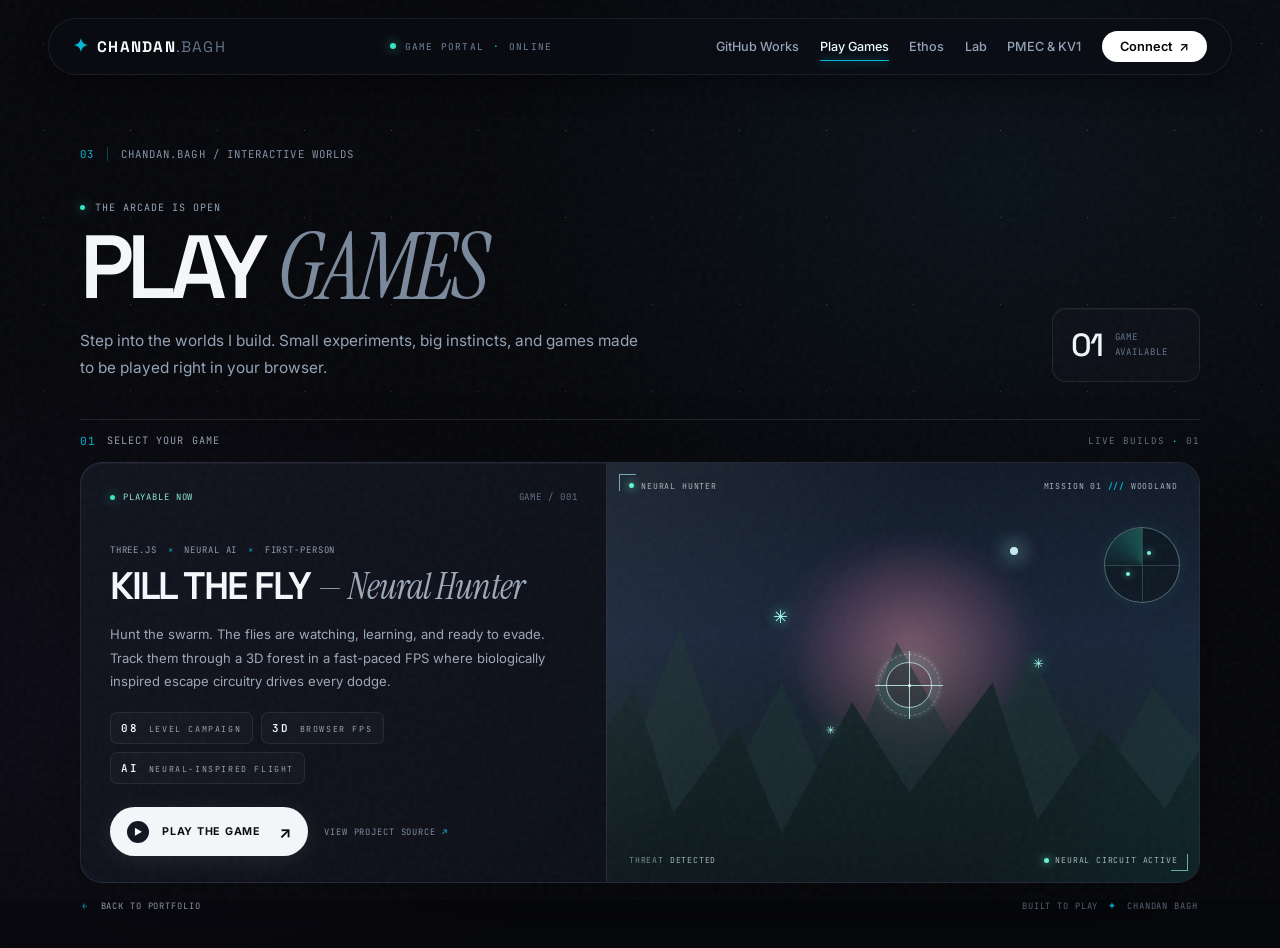
<file: games.html>
<!DOCTYPE html>
<html lang="en">
<head>
  <meta charset="UTF-8">
  <meta name="viewport" content="width=device-width, initial-scale=1.0, viewport-fit=cover">
  <meta name="apple-mobile-web-app-capable" content="yes">
  <meta name="apple-mobile-web-app-status-bar-style" content="black-translucent">
  <meta name="theme-color" content="#07080c">
  <meta name="description" content="Play games created by Chandan Bagh. Enter KILL THE FLY: Neural Hunter, a 3D browser FPS powered by biologically inspired fly AI.">
  <title>Play Games — CHANDAN.BAGH</title>
  <link rel="preconnect" href="https://fonts.googleapis.com">
  <link rel="preconnect" href="https://fonts.gstatic.com" crossorigin>
  <link href="https://fonts.googleapis.com/css2?family=Instrument+Serif:ital@0;1&family=Inter:wght@300;400;500;600;700&family=JetBrains+Mono:wght@400;500;600&family=Space+Grotesk:wght@400;500;600;700&display=swap" rel="stylesheet">
  <link rel="stylesheet" href="style.css?v=2.6">
  <link rel="stylesheet" href="games.css?v=1.1">
</head>
<body class="games-page">
  <div class="grain-overlay" aria-hidden="true"></div>
  <div class="games-ambient" aria-hidden="true"></div>

  <header class="site-header games-site-header">
    <div class="header-inner">
      <a href="index.html#hero" class="brand-logo">
        <span class="logo-symbol">✦</span>
        <span class="logo-text">CHANDAN<span class="dim">.BAGH</span></span>
      </a>
      <div class="games-header-status"><span></span> GAME PORTAL <b>·</b> ONLINE</div>
      <nav class="main-nav" id="siteNavigation" aria-label="Main navigation">
        <a href="index.html#works" class="nav-link">GitHub Works</a>
        <a href="games.html" class="nav-link games-nav-link" aria-current="page">Play Games</a>
        <a href="index.html#philosophy" class="nav-link">Ethos</a>
        <a href="index.html#lab" class="nav-link">Lab</a>
        <a href="index.html#experience" class="nav-link">PMEC &amp; KV1</a>
        <a href="index.html#contact" class="nav-btn"><span>Connect</span><span aria-hidden="true">↗</span></a>
      </nav>
      <div class="header-mobile-actions">
        <a href="index.html" class="mobile-games-pill" aria-label="Portfolio Home">
          <span>Home</span>
          <span class="mobile-pill-dot"></span>
        </a>
        <button type="button" class="mobile-menu-toggle" id="mobileMenuToggle" aria-label="Open navigation menu" aria-controls="siteNavigation" aria-expanded="false">
          <span></span>
        </button>
      </div>
    </div>
  </header>

  <main id="mainContent" class="games-main">
    <section class="games-hero" aria-labelledby="games-title">
      <div class="games-container">
        <div class="games-kicker"><span class="games-kicker-index">03</span><span>CHANDAN.BAGH / INTERACTIVE WORLDS</span></div>

        <div class="games-intro">
          <div>
            <p class="games-overline"><span class="live-dot"></span> THE ARCADE IS OPEN</p>
            <h1 id="games-title">PLAY <em>GAMES</em></h1>
            <p class="games-lede">Step into the worlds I build. Small experiments, big instincts, and games made to be played right in your browser.</p>
          </div>
          <div class="games-total" aria-label="One game available">
            <span class="games-total-value">01</span>
            <span class="games-total-label">GAME<br>AVAILABLE</span>
          </div>
        </div>

        <div class="games-section-heading">
          <div><span class="section-tag-number">01</span><span>SELECT YOUR GAME</span></div>
          <span class="games-section-meta">LIVE BUILDS <b>·</b> 01</span>
        </div>

        <article class="game-card">
          <div class="game-card-copy">
            <div class="game-card-topline">
              <span class="game-live-badge"><span></span> PLAYABLE NOW</span>
              <span class="game-card-number">GAME / 001</span>
            </div>
            <p class="game-genre">THREE.JS <span>×</span> NEURAL AI <span>×</span> FIRST-PERSON</p>
            <h2>KILL THE FLY <em>— Neural Hunter</em></h2>
            <p class="game-description">Hunt the swarm. The flies are watching, learning, and ready to evade. Track them through a 3D forest in a fast-paced FPS where biologically inspired escape circuitry drives every dodge.</p>

            <div class="game-feature-list" aria-label="Game features">
              <span><b>08</b> LEVEL CAMPAIGN</span>
              <span><b>3D</b> BROWSER FPS</span>
              <span><b>AI</b> NEURAL-INSPIRED FLIGHT</span>
            </div>

            <div class="game-actions">
              <a class="game-play-button" href="https://cbagh0819-ctrl.github.io/kill-the-fly-neural-hunter/index.html" target="_blank" rel="noopener noreferrer">
                <span class="play-icon" aria-hidden="true">▶</span>
                <span>PLAY THE GAME</span>
                <span class="play-arrow" aria-hidden="true">↗</span>
              </a>
              <a class="game-source-link" href="https://github.com/cbagh0819-ctrl/kill-the-fly-neural-hunter" target="_blank" rel="noopener noreferrer">VIEW PROJECT SOURCE <span aria-hidden="true">↗</span></a>
            </div>
          </div>

          <div class="game-card-art" role="img" aria-label="Neural Hunter game-inspired forest scene with a target reticle and fly radar">
            <div class="art-topbar"><span><i></i> NEURAL HUNTER</span><span>MISSION 01 <b>///</b> WOODLAND</span></div>
            <div class="art-sun"></div>
            <div class="art-moon"></div>
            <div class="art-forest forest-back"></div>
            <div class="art-forest forest-front"></div>
            <div class="art-fly fly-one">✳</div>
            <div class="art-fly fly-two">✳</div>
            <div class="art-fly fly-three">✳</div>
            <div class="art-crosshair"><span></span><i></i></div>
            <div class="art-radar"><span class="radar-sweep"></span><i class="radar-ping ping-one"></i><i class="radar-ping ping-two"></i><b>FLY RADAR</b></div>
            <div class="art-hud-bottom"><span><b>THREAT</b> DETECTED</span><span><i></i> NEURAL CIRCUIT ACTIVE</span></div>
            <div class="art-frame-corner corner-tl"></div><div class="art-frame-corner corner-br"></div>
            <div class="art-glow"></div>
          </div>
        </article>

        <footer class="games-footer">
          <a href="index.html#hero"><span aria-hidden="true">←</span> BACK TO PORTFOLIO</a>
          <span>BUILT TO PLAY <b>✦</b> CHANDAN BAGH</span>
        </footer>
      </div>
    </section>
  </main>
  <script src="navigation.js?v=1.0"></script>
</body>
</html>
</file>
<file: style.css>
/* ==========================================================================
   LUCID DREAMS — STYLESHEET
   Awwwards-Caliber Aesthetic: Cosmic Minimalism, Kinetic Type & Ambient Depth
   ========================================================================== */

:root {
  --bg-dark: #07080c;
  --bg-card: rgba(18, 20, 29, 0.65);
  --bg-card-hover: rgba(26, 30, 44, 0.85);
  --border-subtle: rgba(255, 255, 255, 0.08);
  --border-glow: rgba(139, 92, 246, 0.3);
  
  --text-main: #f8fafc;
  --text-muted: #94a3b8;
  --text-dim: #64748b;
  
  --accent-violet: #8b5cf6;
  --accent-cyan: #06b6d4;
  --accent-amber: #f59e0b;
  --accent-emerald: #10b981;
  
  --font-serif: 'Instrument Serif', Georgia, serif;
  --font-display: 'Space Grotesk', -apple-system, sans-serif;
  --font-body: 'Inter', -apple-system, sans-serif;
  --font-mono: 'JetBrains Mono', monospace;

  --ease-out-expo: cubic-bezier(0.16, 1, 0.3, 1);
  --ease-in-out-circ: cubic-bezier(0.85, 0, 0.15, 1);

  /* Mobile Safe Area Insets */
  --sat: env(safe-area-inset-top, 0px);
  --sab: env(safe-area-inset-bottom, 0px);
  --sal: env(safe-area-inset-left, 0px);
  --sar: env(safe-area-inset-right, 0px);
}

/* Base Reset */
*, *::before, *::after {
  margin: 0;
  padding: 0;
  box-sizing: border-box;
}

html {
  font-size: 16px;
  background-color: var(--bg-dark);
  color: var(--text-main);
  font-family: var(--font-body);
  -webkit-font-smoothing: antialiased;
  -moz-osx-font-smoothing: grayscale;
  overflow-x: hidden;
}

/* ==========================================================================
   LENIS OFFICIAL SMOOTH SCROLL INTEGRATION (Awwwards-Grade Precision)
   ========================================================================== */
html.lenis,
html.lenis body {
  height: auto;
}

.lenis.lenis-smooth {
  scroll-behavior: auto !important;
}

.lenis.lenis-smooth [data-lenis-prevent] {
  overscroll-behavior: contain;
}

.lenis.lenis-stopped {
  overflow: hidden;
}

.lenis.lenis-smooth iframe {
  pointer-events: none;
}

body {
  position: relative;
  min-height: 100vh;
  background-color: var(--bg-dark);
  color: var(--text-main);
  overflow-x: hidden;
  cursor: default;
}

a {
  color: inherit;
  text-decoration: none;
}

button {
  background: none;
  border: none;
  cursor: pointer;
  font-family: inherit;
  color: inherit;
}

/* ==========================================================================
   GRAIN OVERLAY & CANVAS BACKGROUND
   ========================================================================== */
.grain-overlay {
  position: fixed;
  inset: 0;
  width: 100vw;
  height: 100vh;
  pointer-events: none;
  z-index: 99;
  opacity: 0.035;
  background-image: url("data:image/svg+xml,%3Csvg viewBox='0 0 200 200' xmlns='http://www.w3.org/2000/svg'%3E%3Cfilter id='noiseFilter'%3E%3CfeTurbulence type='fractalNoise' baseFrequency='0.8' numOctaves='3' stitchTiles='stitch'/%3E%3C/filter%3E%3Crect width='100%25' height='100%25' filter='url(%23noiseFilter)'/%3E%3C/svg%3E");
}

#ambientCanvas {
  position: fixed;
  top: 0;
  left: 0;
  width: 100vw;
  height: 100vh;
  z-index: 0;
  pointer-events: none;
}

/* ==========================================================================
   CUSTOM CURSOR
   ========================================================================== */
.cursor-dot {
  position: fixed;
  top: 0;
  left: 0;
  width: 8px;
  height: 8px;
  background-color: #ffffff;
  border-radius: 50%;
  pointer-events: none;
  z-index: 100000;
  transform: translate(-50%, -50%);
  opacity: 0;
  transition: opacity 0.2s ease, transform 0.1s ease;
  mix-blend-mode: difference;
}

.cursor-ring {
  position: fixed;
  top: 0;
  left: 0;
  width: 44px;
  height: 44px;
  border: 1.5px solid rgba(255, 255, 255, 0.5);
  border-radius: 50%;
  pointer-events: none;
  z-index: 99999;
  transform: translate(-50%, -50%);
  opacity: 0;
  transition: width 0.3s var(--ease-out-expo), height 0.3s var(--ease-out-expo), background-color 0.3s ease, border-color 0.3s ease, opacity 0.2s ease;
  mix-blend-mode: difference;
}

.cursor-ring.active {
  width: 72px;
  height: 72px;
  background-color: rgba(255, 255, 255, 0.15);
  border-color: rgba(255, 255, 255, 0.9);
}

.cursor-label {
  position: fixed;
  top: 0;
  left: 0;
  pointer-events: none;
  z-index: 100001;
  font-family: var(--font-mono);
  font-size: 0.65rem;
  letter-spacing: 0.1em;
  color: #000;
  background: #fff;
  padding: 2px 8px;
  border-radius: 999px;
  transform: translate(-50%, -50%) scale(0);
  transition: transform 0.2s var(--ease-out-expo);
}

.cursor-label.show {
  transform: translate(-50%, -50%) scale(1);
}

@media (hover: none) and (pointer: coarse) {
  .cursor-dot, .cursor-ring, .cursor-label {
    display: none !important;
  }
}

/* ==========================================================================
   PERSISTENT SIDE RULER & COORDINATES
   ========================================================================== */
.dimension-ruler {
  position: fixed;
  right: 2.5rem;
  top: 50%;
  transform: translateY(-50%);
  z-index: 50;
  display: flex;
  align-items: center;
  gap: 1.25rem;
  pointer-events: none;
}

.ruler-line {
  position: relative;
  width: 2px;
  height: 240px;
  background: rgba(255, 255, 255, 0.1);
  border-radius: 99px;
  overflow: hidden;
}

.ruler-progress {
  position: absolute;
  top: 0;
  left: 0;
  width: 100%;
  height: 0%;
  background: linear-gradient(180deg, var(--accent-violet), var(--accent-cyan));
  box-shadow: 0 0 10px var(--accent-cyan);
  transition: height 0.15s ease-out;
}

.ruler-ticks {
  display: flex;
  flex-direction: column;
  justify-content: space-between;
  height: 240px;
  font-family: var(--font-mono);
  font-size: 0.625rem;
  letter-spacing: 0.08em;
  color: var(--text-dim);
}

.ruler-ticks .tick {
  transition: color 0.3s ease, transform 0.3s ease;
}

.ruler-ticks .tick.active {
  color: var(--text-main);
  font-weight: 600;
  transform: translateX(-4px);
  text-shadow: 0 0 8px rgba(255, 255, 255, 0.5);
}

.coordinate-readout {
  position: fixed;
  bottom: 2rem;
  right: 2.5rem;
  display: flex;
  gap: 0.5rem;
  font-family: var(--font-mono);
  font-size: 0.65rem;
  letter-spacing: 0.06em;
  color: var(--text-dim);
  background: rgba(18, 20, 29, 0.5);
  padding: 6px 12px;
  border-radius: 999px;
  border: 1px solid var(--border-subtle);
  backdrop-filter: blur(8px);
}

.coordinate-readout .coord-val {
  color: var(--text-muted);
}

@media (max-width: 1024px) {
  .dimension-ruler, .coordinate-readout {
    display: none;
  }
}

/* ==========================================================================
   HEADER NAVIGATION
   ========================================================================== */
.site-header {
  position: fixed;
  top: 0;
  left: 0;
  width: 100%;
  z-index: 90;
  padding: 1.5rem 3rem;
  transition: padding 0.3s ease;
}

.header-inner {
  max-width: 1400px;
  margin: 0 auto;
  display: flex;
  align-items: center;
  justify-content: space-between;
  padding: 0.75rem 1.5rem;
  background: rgba(11, 13, 20, 0.65);
  border: 1px solid var(--border-subtle);
  border-radius: 999px;
  backdrop-filter: blur(20px);
  box-shadow: 0 10px 30px rgba(0, 0, 0, 0.4);
}

.brand-logo {
  display: flex;
  align-items: center;
  gap: 0.5rem;
  font-family: var(--font-display);
  font-size: 0.95rem;
  font-weight: 700;
  letter-spacing: 0.08em;
}

.logo-symbol {
  color: var(--accent-cyan);
  font-size: 1.1rem;
  animation: pulseGlow 3s infinite ease-in-out;
}

.brand-logo .dim {
  color: var(--text-dim);
  font-weight: 400;
}

/* Ambient Audio Capsule */
.audio-capsule {
  display: flex;
  align-items: center;
}

.sound-toggle-btn {
  display: flex;
  align-items: center;
  gap: 0.65rem;
  padding: 6px 14px;
  border-radius: 999px;
  background: rgba(255, 255, 255, 0.04);
  border: 1px solid var(--border-subtle);
  font-family: var(--font-mono);
  font-size: 0.7rem;
  color: var(--text-muted);
  transition: all 0.3s ease;
}

.sound-toggle-btn:hover {
  background: rgba(255, 255, 255, 0.08);
  border-color: rgba(255, 255, 255, 0.2);
  color: var(--text-main);
}

.equalizer {
  display: flex;
  align-items: flex-end;
  gap: 2.5px;
  height: 12px;
}

.equalizer .bar {
  width: 2.5px;
  height: 3px;
  background-color: var(--text-dim);
  border-radius: 1px;
  transition: height 0.2s ease, background-color 0.2s ease;
}

.sound-toggle-btn.active .bar {
  background-color: var(--accent-cyan);
  animation: eqBounce 1.2s infinite ease-in-out alternate;
}

.sound-toggle-btn.active .bar-1 { animation-delay: 0.1s; }
.sound-toggle-btn.active .bar-2 { animation-delay: 0.3s; }
.sound-toggle-btn.active .bar-3 { animation-delay: 0.5s; }
.sound-toggle-btn.active .bar-4 { animation-delay: 0.2s; }

@keyframes eqBounce {
  0% { height: 3px; }
  50% { height: 12px; }
  100% { height: 5px; }
}

/* Nav Links */
.main-nav {
  display: flex;
  align-items: center;
  gap: 1.75rem;
}

.nav-link {
  font-family: var(--font-body);
  font-size: 0.85rem;
  font-weight: 500;
  color: var(--text-muted);
  position: relative;
  transition: color 0.3s ease;
}

.nav-link:hover {
  color: #fff;
}

.nav-btn {
  display: inline-flex;
  align-items: center;
  gap: 0.4rem;
  padding: 8px 18px;
  background: #ffffff;
  color: #07080c;
  border-radius: 999px;
  font-family: var(--font-body);
  font-size: 0.8rem;
  font-weight: 600;
  transition: transform 0.25s var(--ease-out-expo), box-shadow 0.25s ease;
}

.nav-btn:hover {
  transform: translateY(-1px);
  box-shadow: 0 0 20px rgba(255, 255, 255, 0.4);
}

.nav-btn i {
  width: 14px;
  height: 14px;
}

/* Mobile Header Action Elements (Base: Hidden on Desktop) */
.header-mobile-actions {
  display: none;
  align-items: center;
  gap: 0.5rem;
}

.mobile-games-pill {
  display: none;
  align-items: center;
  gap: 0.4rem;
  padding: 6px 12px;
  background: rgba(0, 240, 255, 0.08);
  border: 1px solid rgba(0, 240, 255, 0.3);
  border-radius: 999px;
  font-family: var(--font-mono);
  font-size: 0.7rem;
  font-weight: 600;
  color: #00f0ff;
  letter-spacing: 0.06em;
  text-transform: uppercase;
  transition: all 0.2s ease;
}

.mobile-games-pill:active {
  background: rgba(0, 240, 255, 0.18);
  transform: scale(0.97);
}

.mobile-pill-dot {
  width: 5px;
  height: 5px;
  border-radius: 50%;
  background: #00f0ff;
  box-shadow: 0 0 6px #00f0ff;
  animation: symbolPulse 1.8s infinite alternate;
}

.nav-badge-new {
  display: inline-block;
  padding: 1px 5px;
  font-size: 0.52rem;
  font-family: var(--font-mono);
  font-weight: 700;
  letter-spacing: 0.06em;
  background: rgba(0, 240, 255, 0.2);
  color: var(--accent-cyan);
  border: 1px solid rgba(0, 240, 255, 0.35);
  border-radius: 999px;
  margin-left: 0.35rem;
  vertical-align: middle;
}

.nav-mobile-audio-row {
  display: none;
}

.nav-mobile-audio-btn {
  width: 100%;
  display: flex;
  align-items: center;
  justify-content: space-between;
  gap: 0.75rem;
  min-height: 44px;
  padding: 0.75rem 1rem;
  border-radius: 12px;
  background: rgba(0, 240, 255, 0.05);
  border: 1px solid rgba(0, 240, 255, 0.2);
  color: #00f0ff;
  font-family: var(--font-mono);
  font-size: 0.76rem;
  letter-spacing: 0.04em;
  text-align: left;
  cursor: pointer;
  transition: all 0.2s ease;
}

.nav-mobile-audio-btn:active {
  background: rgba(0, 240, 255, 0.14);
}

.nav-mobile-audio-btn.active {
  background: rgba(0, 240, 255, 0.12);
  border-color: #00f0ff;
  box-shadow: 0 0 16px rgba(0, 240, 255, 0.15);
}

.nav-audio-badge {
  padding: 2px 8px;
  border-radius: 999px;
  font-size: 0.62rem;
  font-weight: 700;
  background: rgba(0, 240, 255, 0.18);
  color: #00f0ff;
  border: 1px solid rgba(0, 240, 255, 0.35);
}

.mobile-menu-toggle { display: none; }

/* Mobile header rules moved to unified media queries at end of stylesheet */

/* ==========================================================================
   CONTAINERS & TYPOGRAPHY UTILITIES
   ========================================================================== */
.container {
  max-width: 1300px;
  margin: 0 auto;
  padding: 0 2rem;
  position: relative;
  z-index: 10;
}

.section-tag {
  display: inline-flex;
  align-items: center;
  gap: 0.75rem;
  font-family: var(--font-mono);
  font-size: 0.75rem;
  letter-spacing: 0.1em;
  color: var(--accent-cyan);
  margin-bottom: 2.5rem;
}

.tag-number {
  opacity: 0.6;
}

.tag-title {
  text-transform: uppercase;
}

.serif-italic {
  font-family: var(--font-serif);
  font-style: italic;
  font-weight: 400;
}

.serif-glow {
  font-family: var(--font-serif);
  font-style: italic;
  background: linear-gradient(135deg, #ffffff 40%, var(--accent-violet) 100%);
  -webkit-background-clip: text;
  -webkit-text-fill-color: transparent;
}

/* ==========================================================================
   HERO SECTION
   ========================================================================== */
.hero-section {
  min-height: 100vh;
  display: flex;
  align-items: center;
  position: relative;
  padding: 9rem 0 4rem;
}

.hero-container {
  display: flex;
  flex-direction: column;
  width: 100%;
}

.status-badge-wrapper {
  margin-bottom: 2rem;
}

.status-badge {
  display: inline-flex;
  align-items: center;
  gap: 0.75rem;
  padding: 6px 16px;
  border-radius: 999px;
  background: rgba(255, 255, 255, 0.03);
  border: 1px solid var(--border-subtle);
  font-family: var(--font-mono);
  font-size: 0.7rem;
  color: var(--text-muted);
}

.pulse-dot {
  width: 7px;
  height: 7px;
  background-color: var(--accent-emerald);
  border-radius: 50%;
  box-shadow: 0 0 10px var(--accent-emerald);
  animation: pulseDot 2s infinite ease-in-out;
}

@keyframes pulseDot {
  0%, 100% { opacity: 1; transform: scale(1); }
  50% { opacity: 0.4; transform: scale(0.85); }
}

.status-badge em {
  font-style: normal;
  color: #fff;
}

.status-sep {
  opacity: 0.3;
}

.status-location {
  color: var(--text-dim);
}

/* Display Title */
.hero-display {
  margin-bottom: 3rem;
}

.display-line {
  font-family: var(--font-display);
  font-size: clamp(3rem, 8.5vw, 7.8rem);
  font-weight: 700;
  line-height: 0.95;
  letter-spacing: -0.03em;
  text-transform: uppercase;
  display: flex;
  flex-wrap: wrap;
  align-items: baseline;
  gap: 1rem 1.5rem;
}

.display-line .symbol-amp {
  font-family: var(--font-serif);
  font-weight: 300;
  color: var(--accent-violet);
  transform: translateY(-0.05em);
}

.display-line .dim-glow {
  color: rgba(255, 255, 255, 0.3);
}

.kinetic-word {
  position: relative;
  display: inline-block;
  transition: transform 0.3s var(--ease-out-expo), letter-spacing 0.3s var(--ease-out-expo);
}

.kinetic-word:hover {
  letter-spacing: 0.05em;
  color: var(--accent-cyan);
}

/* Hero Bottom Narrative */
.hero-bottom-grid {
  display: grid;
  grid-template-columns: 1.5fr 1fr;
  gap: 3rem;
  align-items: flex-end;
  margin-top: 1rem;
}

.lead-paragraph {
  font-size: clamp(1.05rem, 1.4vw, 1.25rem);
  line-height: 1.6;
  color: var(--text-muted);
  max-width: 650px;
  font-weight: 300;
  margin-bottom: 1.75rem;
}

/* Hero Credentials & Social Action Badges */
.hero-credentials-group {
  display: flex;
  flex-direction: column;
  gap: 1.15rem;
  max-width: 720px;
}

.hero-badges-row {
  display: flex;
  flex-wrap: wrap;
  gap: 0.65rem;
  align-items: center;
}

.cred-pill {
  display: inline-flex;
  align-items: center;
  gap: 0.55rem;
  padding: 8px 16px;
  background: rgba(255, 255, 255, 0.04);
  border: 1px solid var(--border-subtle);
  border-radius: 999px;
  font-family: var(--font-mono);
  font-size: 0.74rem;
  color: var(--text-muted);
  backdrop-filter: blur(8px);
  transition: all 0.25s ease;
  line-height: 1;
}

.cred-pill:hover {
  background: rgba(255, 255, 255, 0.08);
  border-color: rgba(255, 255, 255, 0.25);
  color: #fff;
  transform: translateY(-1px);
}

.cred-pill i,
.cred-pill svg {
  width: 15px;
  height: 15px;
  flex-shrink: 0;
  color: var(--accent-cyan);
  display: inline-block;
  vertical-align: middle;
}

.hero-actions-row {
  display: flex;
  flex-wrap: wrap;
  align-items: center;
  gap: 0.75rem;
  padding-top: 0.15rem;
}

.hero-action-pill {
  display: inline-flex;
  align-items: center;
  gap: 0.5rem;
  padding: 8px 16px;
  border-radius: 999px;
  font-family: var(--font-body);
  font-size: 0.8rem;
  font-weight: 500;
  text-decoration: none;
  transition: all 0.25s var(--ease-out-expo);
  border: 1px solid var(--border-subtle);
  background: rgba(255, 255, 255, 0.03);
  color: var(--text-muted);
  line-height: 1;
}

.hero-action-pill i,
.hero-action-pill svg {
  width: 14px;
  height: 14px;
  flex-shrink: 0;
}

.hero-action-pill .arrow-icon {
  width: 12px;
  height: 12px;
  opacity: 0.6;
  transition: transform 0.2s ease, opacity 0.2s ease;
}

.hero-action-pill:hover .arrow-icon {
  opacity: 1;
  transform: translate(2px, -2px);
}

.hero-action-pill.github-action:hover {
  background: #ffffff;
  color: #07080c;
  border-color: #ffffff;
  box-shadow: 0 0 20px rgba(255, 255, 255, 0.35);
  transform: translateY(-2px);
}

.hero-action-pill.linkedin-action:hover {
  background: #0a66c2;
  color: #ffffff;
  border-color: #0a66c2;
  box-shadow: 0 0 20px rgba(10, 102, 194, 0.4);
  transform: translateY(-2px);
}

.hero-action-pill.instagram-action:hover {
  background: linear-gradient(45deg, #f09433, #e6683c, #dc2743, #cc2366, #bc1888);
  color: #ffffff;
  border-color: transparent;
  box-shadow: 0 0 20px rgba(225, 48, 108, 0.45);
  transform: translateY(-2px);
}

/* Scroll Cue */
.hero-interaction {
  display: flex;
  justify-content: flex-end;
}

.scroll-cue {
  display: flex;
  align-items: center;
  gap: 1rem;
}

.mouse-icon {
  width: 22px;
  height: 36px;
  border: 1.5px solid rgba(255, 255, 255, 0.3);
  border-radius: 12px;
  position: relative;
  display: flex;
  justify-content: center;
  padding-top: 6px;
}

.mouse-icon .wheel {
  width: 3px;
  height: 6px;
  background: #fff;
  border-radius: 2px;
  animation: mouseWheel 2s infinite ease-in-out;
}

@keyframes mouseWheel {
  0% { transform: translateY(0); opacity: 1; }
  100% { transform: translateY(12px); opacity: 0; }
}

.scroll-label {
  font-family: var(--font-mono);
  font-size: 0.65rem;
  letter-spacing: 0.12em;
  color: var(--text-dim);
}

/* Kinetic Ribbon */
.kinetic-ribbon {
  margin-top: 5rem;
  width: 100vw;
  margin-left: calc(-50vw + 50%);
  overflow: hidden;
  border-top: 1px solid var(--border-subtle);
  border-bottom: 1px solid var(--border-subtle);
  background: rgba(255, 255, 255, 0.015);
  padding: 1rem 0;
  backdrop-filter: blur(8px);
}

.ribbon-track {
  display: flex;
  width: max-content;
  white-space: nowrap;
  animation: tickerScroll 35s linear infinite;
  font-family: var(--font-mono);
  font-size: 0.8rem;
  letter-spacing: 0.1em;
  color: var(--text-dim);
}

.ribbon-track:hover {
  animation-play-state: paused;
}

@keyframes tickerScroll {
  from { transform: translateX(0); }
  to { transform: translateX(-50%); }
}

@media (max-width: 900px) {
  .hero-bottom-grid {
    grid-template-columns: 1fr;
    gap: 2rem;
  }
  .hero-interaction {
    justify-content: flex-start;
  }
}

/* ==========================================================================
   PHILOSOPHY & MANIFESTO
   ========================================================================== */
.philosophy-section {
  padding: 8rem 0;
  position: relative;
}

.manifesto-grid {
  display: grid;
  grid-template-columns: 1.2fr 1fr;
  gap: 4rem;
  align-items: start;
}

.manifesto-headline {
  font-family: var(--font-display);
  font-size: clamp(2rem, 3.5vw, 3.25rem);
  font-weight: 600;
  line-height: 1.25;
  letter-spacing: -0.02em;
}

.manifesto-body {
  font-size: 1.15rem;
  line-height: 1.7;
  color: var(--text-muted);
  margin-bottom: 3rem;
  font-weight: 300;
}

.philosophy-pillars {
  display: flex;
  flex-direction: column;
  gap: 1.75rem;
}

.pillar-card {
  padding: 1.75rem;
  background: var(--bg-card);
  border: 1px solid var(--border-subtle);
  border-radius: 16px;
  position: relative;
  transition: transform 0.3s ease, border-color 0.3s ease;
}

.pillar-card:hover {
  transform: translateX(8px);
  border-color: var(--border-glow);
}

.pillar-num {
  font-family: var(--font-serif);
  font-size: 1.5rem;
  color: var(--accent-violet);
  margin-bottom: 0.5rem;
}

.pillar-card h3 {
  font-family: var(--font-display);
  font-size: 1.15rem;
  margin-bottom: 0.5rem;
  color: #fff;
}

.pillar-card p {
  font-size: 0.9rem;
  line-height: 1.6;
  color: var(--text-muted);
}

@media (max-width: 900px) {
  .manifesto-grid {
    grid-template-columns: 1fr;
    gap: 2.5rem;
  }
}

/* ==========================================================================
   FEATURED WORKS (3D TILT CARDS & SCROLLYTELLING)
   ========================================================================== */
.works-section {
  padding: 8rem 0;
  position: relative;
}

.section-header-row {
  display: flex;
  justify-content: space-between;
  align-items: baseline;
  margin-bottom: 4rem;
}

.works-counter {
  font-family: var(--font-mono);
  font-size: 0.8rem;
  color: var(--text-dim);
}

.works-counter .active-count {
  color: #fff;
  font-size: 1.1rem;
}

.projects-stack {
  display: flex;
  flex-direction: column;
  gap: 4rem;
}

.project-card {
  border-radius: 28px;
  background: linear-gradient(145deg, rgba(22, 25, 38, 0.7), rgba(12, 14, 22, 0.85));
  border: 1px solid var(--border-subtle);
  overflow: hidden;
  backdrop-filter: blur(24px);
  transition: border-color 0.4s ease, box-shadow 0.4s ease, transform 0.2s ease-out;
  transform-style: preserve-3d;
}

.project-card:hover {
  border-color: rgba(139, 92, 246, 0.4);
  box-shadow: 0 25px 60px rgba(0, 0, 0, 0.6), 0 0 40px rgba(139, 92, 246, 0.15);
}

.card-inner {
  padding: 3.5rem;
}

.project-meta {
  display: flex;
  justify-content: space-between;
  align-items: center;
  margin-bottom: 2.5rem;
  border-bottom: 1px solid var(--border-subtle);
  padding-bottom: 1.25rem;
}

.project-tags {
  display: flex;
  gap: 0.75rem;
}

.project-tags .tag {
  font-family: var(--font-mono);
  font-size: 0.68rem;
  letter-spacing: 0.08em;
  padding: 4px 10px;
  background: rgba(255, 255, 255, 0.04);
  border-radius: 999px;
  color: var(--text-muted);
}

.project-index {
  font-family: var(--font-serif);
  font-size: 1.75rem;
  color: var(--text-dim);
}

.project-content-grid {
  display: grid;
  grid-template-columns: 1.1fr 1fr;
  gap: 3.5rem;
  align-items: center;
}

.project-title {
  font-family: var(--font-display);
  font-size: clamp(1.85rem, 2.8vw, 2.5rem);
  font-weight: 600;
  line-height: 1.2;
  margin-bottom: 1.25rem;
  letter-spacing: -0.02em;
}

.project-desc {
  font-size: 1.05rem;
  line-height: 1.65;
  color: var(--text-muted);
  margin-bottom: 2rem;
  font-weight: 300;
}

.project-metrics {
  display: grid;
  grid-template-columns: repeat(2, 1fr);
  gap: 1.5rem;
  margin-bottom: 2.5rem;
  padding: 1.25rem;
  background: rgba(255, 255, 255, 0.02);
  border-radius: 14px;
  border: 1px solid rgba(255, 255, 255, 0.04);
}

.metric-num {
  display: block;
  font-family: var(--font-display);
  font-size: 1.6rem;
  font-weight: 700;
  color: #fff;
}

.metric-label {
  font-family: var(--font-mono);
  font-size: 0.7rem;
  color: var(--text-dim);
}

.project-inspect-btn {
  display: inline-flex;
  align-items: center;
  gap: 0.75rem;
  padding: 12px 24px;
  background: #ffffff;
  color: #07080c;
  border-radius: 999px;
  font-family: var(--font-body);
  font-size: 0.85rem;
  font-weight: 600;
  transition: transform 0.25s var(--ease-out-expo), box-shadow 0.25s ease;
}

.project-inspect-btn:hover {
  transform: translateY(-2px);
  box-shadow: 0 0 25px rgba(255, 255, 255, 0.5);
}

.project-inspect-btn i {
  width: 16px;
  height: 16px;
}

/* Project Visual Preview Frames */
.project-preview-frame {
  position: relative;
  border-radius: 20px;
  overflow: hidden;
  height: 340px;
  box-shadow: 0 20px 40px rgba(0, 0, 0, 0.5);
  border: 1px solid var(--border-subtle);
}

.preview-visual {
  width: 100%;
  height: 100%;
  position: relative;
  display: flex;
  align-items: center;
  justify-content: center;
  padding: 2rem;
}

.cosmic-gradient-1 {
  background: radial-gradient(circle at 70% 30%, rgba(139, 92, 246, 0.4), transparent 70%),
              radial-gradient(circle at 20% 80%, rgba(6, 182, 212, 0.25), #0b0d17 90%);
}

.cosmic-gradient-2 {
  background: radial-gradient(circle at 30% 20%, rgba(245, 158, 11, 0.35), transparent 70%),
              radial-gradient(circle at 80% 80%, rgba(139, 92, 246, 0.3), #0b0d17 90%);
}

.cosmic-gradient-3 {
  background: radial-gradient(circle at 50% 30%, rgba(16, 185, 129, 0.35), transparent 70%),
              radial-gradient(circle at 10% 90%, rgba(6, 182, 212, 0.2), #0b0d17 90%);
}

.cosmic-gradient-4 {
  background: radial-gradient(circle at 80% 20%, rgba(236, 72, 153, 0.35), transparent 70%),
              radial-gradient(circle at 30% 70%, rgba(139, 92, 246, 0.3), #0b0d17 90%);
}

.cosmic-gradient-5 {
  background: radial-gradient(circle at 75% 25%, rgba(0, 240, 255, 0.4), transparent 70%),
              radial-gradient(circle at 25% 75%, rgba(139, 92, 246, 0.35), #090710 90%);
}

.cosmic-gradient-6 {
  background: radial-gradient(circle at 75% 25%, rgba(16, 185, 129, 0.4), transparent 70%),
              radial-gradient(circle at 20% 80%, rgba(239, 68, 68, 0.25), #060a0f 90%);
}

.cosmic-gradient-7 {
  background: radial-gradient(circle at 70% 25%, rgba(245, 158, 11, 0.4), transparent 70%),
              radial-gradient(circle at 20% 75%, rgba(0, 240, 255, 0.3), #070913 90%);
}

.visual-badge {
  position: absolute;
  top: 1.25rem;
  right: 1.25rem;
  font-family: var(--font-mono);
  font-size: 0.65rem;
  letter-spacing: 0.1em;
  padding: 4px 10px;
  background: rgba(0, 0, 0, 0.6);
  border: 1px solid var(--border-subtle);
  border-radius: 999px;
  color: var(--text-muted);
  backdrop-filter: blur(8px);
}

/* UI Mockups Inside Preview */
.ui-mockup-wrapper {
  width: 90%;
  background: rgba(10, 12, 20, 0.85);
  border: 1px solid var(--border-subtle);
  border-radius: 12px;
  overflow: hidden;
  box-shadow: 0 15px 35px rgba(0, 0, 0, 0.7);
}

.mockup-header {
  display: flex;
  align-items: center;
  gap: 6px;
  padding: 8px 12px;
  background: rgba(255, 255, 255, 0.03);
  border-bottom: 1px solid var(--border-subtle);
}

.mockup-header .dot {
  width: 8px;
  height: 8px;
  border-radius: 50%;
}
.mockup-header .red { background: #ef4444; }
.mockup-header .yellow { background: #f59e0b; }
.mockup-header .green { background: #10b981; }

.mockup-title {
  margin-left: 0.5rem;
  font-family: var(--font-mono);
  font-size: 0.65rem;
  color: var(--text-dim);
}

.mockup-body {
  padding: 1.25rem;
  font-family: var(--font-mono);
  font-size: 0.75rem;
}

.mockup-row {
  margin-bottom: 0.5rem;
}

.code-token { color: var(--accent-cyan); }
.code-val { color: var(--accent-violet); }

.mockup-interactive-chip {
  margin-top: 1rem;
  display: inline-flex;
  align-items: center;
  gap: 0.5rem;
  padding: 4px 10px;
  background: rgba(139, 92, 246, 0.15);
  border: 1px solid var(--border-glow);
  border-radius: 999px;
  font-size: 0.68rem;
  color: #fff;
}

.chip-glow {
  width: 6px;
  height: 6px;
  border-radius: 50%;
  background: var(--accent-violet);
  box-shadow: 0 0 8px var(--accent-violet);
}

.chip-glow.green {
  background: #10b981;
  box-shadow: 0 0 10px #10b981;
}

.chip-glow.amber {
  background: #f59e0b;
  box-shadow: 0 0 10px #f59e0b;
}

/* Node Graph Mockup */
.node-graph-mockup {
  display: flex;
  align-items: center;
  gap: 1.5rem;
}

.node {
  padding: 10px 16px;
  background: rgba(15, 17, 28, 0.9);
  border: 1px solid var(--border-subtle);
  border-radius: 10px;
  font-family: var(--font-mono);
  font-size: 0.75rem;
  color: #fff;
  box-shadow: 0 10px 25px rgba(0, 0, 0, 0.5);
}

.node-connector {
  width: 50px;
  height: 2px;
  background: linear-gradient(90deg, var(--accent-amber), var(--accent-violet));
  position: relative;
}

.node-connector::after {
  content: '';
  position: absolute;
  right: 0;
  top: -3px;
  width: 8px;
  height: 8px;
  background: var(--accent-violet);
  border-radius: 50%;
  box-shadow: 0 0 10px var(--accent-violet);
}

/* Neural Hunter — first-person forest + combat HUD, deliberately distinct
   from FlyBrainVision's node-and-connection diagram above. */
.hunter-game-mockup {
  position: relative;
  width: min(100%, 500px);
  height: 250px;
  overflow: hidden;
  border: 1px solid rgba(204, 225, 223, 0.2);
  border-radius: 14px;
  background: #101c25;
  box-shadow: 0 18px 42px rgba(0, 0, 0, 0.55), 0 0 35px rgba(35, 205, 186, 0.08);
  transform: perspective(850px) rotateY(-4deg);
}

.hunter-sky {
  position: absolute;
  inset: 0;
  overflow: hidden;
  background:
    radial-gradient(ellipse at 52% 38%, rgba(239, 173, 115, 0.34), transparent 25%),
    linear-gradient(180deg, #243746 0%, #435057 48%, #243b3c 70%, #101b20 100%);
}

.hunter-sun {
  position: absolute;
  width: 84px;
  height: 84px;
  left: 43%;
  top: 23%;
  border-radius: 50%;
  background: radial-gradient(circle, rgba(247, 196, 153, 0.8), rgba(227, 160, 134, 0.3) 55%, transparent 75%);
  filter: blur(2px);
}

.hunter-forest {
  position: absolute;
  inset: 35% -3% 0;
}

.hunter-forest-far {
  opacity: 0.72;
  background: #23383b;
  clip-path: polygon(0 58%, 8% 23%, 14% 68%, 23% 15%, 31% 73%, 39% 32%, 48% 65%, 56% 11%, 66% 68%, 75% 24%, 83% 70%, 92% 19%, 100% 59%, 100% 100%, 0 100%);
}

.hunter-forest-near {
  inset: 52% -3% 0;
  background: linear-gradient(180deg, #192b2d, #0b1418);
  clip-path: polygon(0 42%, 9% 9%, 16% 76%, 25% 21%, 33% 74%, 43% 13%, 51% 69%, 63% 7%, 72% 77%, 81% 24%, 91% 73%, 100% 18%, 100% 100%, 0 100%);
}

.hunter-hud-top,
.hunter-hud-bottom {
  position: absolute;
  z-index: 2;
  left: 14px;
  right: 14px;
  display: flex;
  align-items: center;
  justify-content: space-between;
  font-family: var(--font-mono);
  font-size: 0.54rem;
  letter-spacing: 0.08em;
  color: rgba(231, 241, 239, 0.78);
}

.hunter-hud-top { top: 13px; }
.hunter-hud-top > span:first-child { display: flex; align-items: center; gap: 6px; }
.hunter-hud-top i,
.hunter-threat > span {
  display: inline-block;
  width: 6px;
  height: 6px;
  border-radius: 50%;
  background: #5df0ca;
  box-shadow: 0 0 9px #5df0ca;
}
.hunter-hud-top b { color: #f4c88e; font-weight: 500; }
.hunter-hud-top .hud-divider { color: rgba(255, 255, 255, 0.3); padding: 0 4px; }

.hunter-crosshair {
  position: absolute;
  z-index: 2;
  width: 42px;
  height: 42px;
  left: 50%;
  top: 54%;
  border: 1px solid rgba(230, 248, 238, 0.76);
  border-radius: 50%;
  transform: translate(-50%, -50%);
  box-shadow: 0 0 0 9px rgba(212, 244, 232, 0.045), 0 0 20px rgba(47, 224, 188, 0.17);
}
.hunter-crosshair::before,
.hunter-crosshair::after {
  position: absolute;
  content: "";
  background: rgba(230, 248, 238, 0.9);
}
.hunter-crosshair::before { width: 1px; height: 58px; left: 20px; top: -9px; }
.hunter-crosshair::after { width: 58px; height: 1px; left: -9px; top: 20px; }
.hunter-crosshair span { position: absolute; z-index: 2; width: 3px; height: 3px; left: 19px; top: 19px; border-radius: 50%; background: #fff; }

.hunter-fly {
  position: absolute;
  z-index: 2;
  left: 31%;
  top: 37%;
  color: #b2fff0;
  font-size: 1.15rem;
  text-shadow: 0 0 12px #43ebca;
  animation: hunterFlyDrift 2.6s ease-in-out infinite alternate;
}
@keyframes hunterFlyDrift {
  from { transform: translate(-4px, -4px) rotate(-12deg); }
  to { transform: translate(9px, 7px) rotate(18deg); }
}

.hunter-radar {
  position: absolute;
  z-index: 3;
  top: 43px;
  right: 17px;
  width: 62px;
  height: 62px;
  border: 1px solid rgba(155, 230, 216, 0.65);
  border-radius: 50%;
  background: rgba(8, 17, 22, 0.54);
  box-shadow: 0 0 18px rgba(49, 217, 190, 0.1);
}
.hunter-radar::before,
.hunter-radar::after { position: absolute; content: ""; background: rgba(155,230,216,.26); }
.hunter-radar::before { left: 50%; top: 0; bottom: 0; width: 1px; }
.hunter-radar::after { top: 50%; left: 0; right: 0; height: 1px; }
.hunter-radar b { position: absolute; top: calc(100% + 4px); left: 0; width: 100%; text-align: center; color: #a3b9b3; font: 0.43rem var(--font-mono); letter-spacing: .08em; white-space: nowrap; }
.hunter-radar-sweep { position: absolute; inset: 0; border-radius: 50%; background: conic-gradient(from 0deg, transparent 0 72%, rgba(54,235,202,.34) 100%); animation: hunterRadarSweep 3.8s linear infinite; }
@keyframes hunterRadarSweep { to { transform: rotate(360deg); } }
.hunter-ping { position: absolute; z-index: 2; width: 4px; height: 4px; border-radius: 50%; background: #74f7d9; box-shadow: 0 0 7px #74f7d9; }
.hunter-ping.ping-a { left: 60%; top: 29%; }.hunter-ping.ping-b { left: 27%; top: 63%; }

.hunter-threat {
  position: absolute;
  z-index: 2;
  left: 15px;
  bottom: 41px;
  display: flex;
  align-items: center;
  gap: 6px;
  color: #d8c8a9;
  font: 0.5rem var(--font-mono);
  letter-spacing: 0.08em;
}
.hunter-threat > span { width: 5px; height: 5px; background: #f0a866; box-shadow: 0 0 8px #f0a866; }
.hunter-hud-bottom { bottom: 12px; }
.hunter-health { display: flex; align-items: center; gap: 3px; }
.hunter-health i { display: block; width: 13px; height: 4px; background: #65e0bd; box-shadow: 0 0 5px rgba(101,224,189,.5); }
.hunter-health i:last-of-type { opacity: .3; }
.hunter-health b { margin-left: 5px; color: #c0d0ca; font-size: .47rem; font-weight: 400; }
.hunter-ammo { display: flex; align-items: center; gap: 5px; color: #f0d2a6; }
.hunter-ammo b { font: 500 1rem var(--font-display); }
.hunter-ammo small { color: #c6c1b2; font: .45rem var(--font-mono); }

@media (max-width: 600px) {
  .hunter-game-mockup { height: 225px; transform: none; }
  .hunter-hud-top, .hunter-hud-bottom { left: 10px; right: 10px; font-size: .47rem; }
  .hunter-radar { right: 12px; }
}

/* Candlestick Sim */
.candlestick-mockup {
  width: 80%;
  height: 140px;
  display: flex;
  align-items: flex-end;
  background: rgba(10, 12, 20, 0.7);
  padding: 1.5rem;
  border-radius: 12px;
  border: 1px solid var(--border-subtle);
}

.bar-chart-sim {
  display: flex;
  align-items: flex-end;
  justify-content: space-between;
  width: 100%;
  height: 100%;
}

.bar-chart-sim span {
  width: 14%;
  background: linear-gradient(180deg, var(--accent-emerald), rgba(16, 185, 129, 0.2));
  border-radius: 4px 4px 0 0;
}

/* Pulsing Dream Orb */
.orb-container {
  display: flex;
  align-items: center;
  justify-content: center;
}

.pulsing-dream-orb {
  width: 120px;
  height: 120px;
  border-radius: 50%;
  background: radial-gradient(circle at 35% 35%, #f472b6, #8b5cf6 50%, #1e1b4b 100%);
  box-shadow: 0 0 50px rgba(236, 72, 153, 0.5), inset 0 0 20px rgba(255, 255, 255, 0.6);
  animation: orbFloat 4s infinite ease-in-out alternate;
}

@keyframes orbFloat {
  0% { transform: translateY(-8px) scale(0.98); }
  100% { transform: translateY(8px) scale(1.04); }
}

/* Audio DSP Mockup (Boom-Boom Audio) */
.audio-dsp-mockup {
  width: 85%;
  background: rgba(9, 7, 16, 0.85);
  border: 1px solid rgba(0, 240, 255, 0.25);
  border-radius: 14px;
  padding: 1.5rem;
  display: flex;
  flex-direction: column;
  gap: 1.25rem;
  box-shadow: 0 15px 40px rgba(0, 0, 0, 0.8), 0 0 25px rgba(0, 240, 255, 0.15);
}

.audio-spectrum-bars {
  display: flex;
  align-items: flex-end;
  justify-content: space-between;
  height: 80px;
  gap: 6px;
  padding: 0 0.5rem;
}

.audio-spectrum-bars span {
  flex: 1;
  background: linear-gradient(180deg, #00f0ff, #8b5cf6 60%, rgba(139, 92, 246, 0.2));
  border-radius: 6px 6px 0 0;
  animation: spectrumBounce 1.2s infinite ease-in-out alternate;
}

.audio-spectrum-bars span:nth-child(1) { animation-delay: 0.1s; }
.audio-spectrum-bars span:nth-child(2) { animation-delay: 0.35s; }
.audio-spectrum-bars span:nth-child(3) { animation-delay: 0.15s; }
.audio-spectrum-bars span:nth-child(4) { animation-delay: 0.45s; }
.audio-spectrum-bars span:nth-child(5) { animation-delay: 0.2s; }
.audio-spectrum-bars span:nth-child(6) { animation-delay: 0.5s; }
.audio-spectrum-bars span:nth-child(7) { animation-delay: 0.3s; }
.audio-spectrum-bars span:nth-child(8) { animation-delay: 0.6s; }

@keyframes spectrumBounce {
  0% { transform: scaleY(0.4); opacity: 0.6; }
  100% { transform: scaleY(1); opacity: 1; filter: drop-shadow(0 0 6px #00f0ff); }
}

.audio-tag-chip {
  display: flex;
  align-items: center;
  gap: 0.5rem;
  font-family: var(--font-mono);
  font-size: 0.68rem;
  color: #00f0ff;
  background: rgba(0, 240, 255, 0.08);
  border: 1px solid rgba(0, 240, 255, 0.25);
  padding: 6px 12px;
  border-radius: 999px;
  width: fit-content;
}

.audio-tag-chip .chip-dot {
  width: 7px;
  height: 7px;
  border-radius: 50%;
  background: #00f0ff;
  box-shadow: 0 0 8px #00f0ff;
}

@media (max-width: 900px) {
  .card-inner {
    padding: 2rem;
  }
  .project-content-grid {
    grid-template-columns: 1fr;
    gap: 2rem;
  }
}

/* ==========================================================================
   DIGITAL LAB & PLAYGROUND
   ========================================================================== */
.lab-section {
  padding: 8rem 0;
  position: relative;
}

.lab-header {
  margin-bottom: 3.5rem;
}

.lab-title {
  font-family: var(--font-display);
  font-size: clamp(2rem, 3.5vw, 3rem);
  font-weight: 600;
  margin-bottom: 0.75rem;
}

.lab-subtitle {
  color: var(--text-muted);
  font-size: 1.1rem;
  font-weight: 300;
  max-width: 600px;
}

.lab-grid {
  display: grid;
  grid-template-columns: repeat(3, 1fr);
  gap: 2rem;
}

.lab-item {
  background: var(--bg-card);
  border: 1px solid var(--border-subtle);
  border-radius: 20px;
  overflow: hidden;
  transition: transform 0.3s ease, border-color 0.3s ease;
}

.lab-item:hover {
  transform: translateY(-6px);
  border-color: rgba(255, 255, 255, 0.2);
}

.lab-preview-box {
  height: 220px;
  background: rgba(10, 12, 18, 0.9);
  position: relative;
  overflow: hidden;
  border-bottom: 1px solid var(--border-subtle);
}

.flex-center {
  display: flex;
  align-items: center;
  justify-content: center;
}

/* Lab 1: Gravity */
.interactive-sandbox {
  width: 100%;
  height: 100%;
  position: relative;
  cursor: crosshair;
}

.gravity-core {
  position: absolute;
  top: 50%;
  left: 50%;
  width: 24px;
  height: 24px;
  border-radius: 50%;
  background: var(--accent-cyan);
  box-shadow: 0 0 20px var(--accent-cyan);
  transform: translate(-50%, -50%);
}

.gravity-orbit {
  position: absolute;
  top: 50%;
  left: 50%;
  width: 110px;
  height: 110px;
  border: 1px dashed rgba(6, 182, 212, 0.4);
  border-radius: 50%;
  transform: translate(-50%, -50%);
  animation: spinOrbit 6s linear infinite;
}

.gravity-orbit::after {
  content: '';
  position: absolute;
  top: -4px;
  left: 50%;
  width: 8px;
  height: 8px;
  border-radius: 50%;
  background: #ffffff;
  box-shadow: 0 0 8px #fff;
}

@keyframes spinOrbit {
  to { transform: translate(-50%, -50%) rotate(360deg); }
}

/* Lab 2: Interactive Kinetic Type Toy */
.interactive-type-toy {
  font-family: var(--font-display);
  font-size: 3.5rem;
  font-weight: 700;
  letter-spacing: -0.05em;
  color: #fff;
  transition: letter-spacing 0.3s var(--ease-out-expo), transform 0.3s var(--ease-out-expo), color 0.3s ease;
  user-select: none;
}

.interactive-type-toy:hover {
  letter-spacing: 0.35em;
  transform: scaleY(1.2);
  color: var(--accent-violet);
  text-shadow: 0 0 25px var(--accent-violet);
}

/* Lab 3: Sound Trigger */
.sound-synth-trigger {
  display: inline-flex;
  align-items: center;
  gap: 0.6rem;
  padding: 12px 22px;
  background: rgba(139, 92, 246, 0.15);
  border: 1px solid var(--accent-violet);
  border-radius: 999px;
  font-family: var(--font-mono);
  font-size: 0.8rem;
  color: #fff;
  transition: all 0.25s ease;
}

.sound-synth-trigger:hover {
  background: var(--accent-violet);
  box-shadow: 0 0 30px rgba(139, 92, 246, 0.6);
  transform: scale(1.05);
}

.lab-desc {
  padding: 1.5rem;
  display: flex;
  justify-content: space-between;
  align-items: center;
}

.lab-type {
  font-family: var(--font-mono);
  font-size: 0.65rem;
  color: var(--accent-cyan);
  text-transform: uppercase;
}

.lab-desc h4 {
  font-family: var(--font-display);
  font-size: 1.05rem;
  margin-top: 0.25rem;
}

.lab-status {
  font-family: var(--font-mono);
  font-size: 0.68rem;
  padding: 4px 10px;
  border-radius: 999px;
  background: rgba(255, 255, 255, 0.04);
  color: var(--text-dim);
}

@media (max-width: 900px) {
  .lab-grid {
    grid-template-columns: 1fr;
  }
}

/* ==========================================================================
   EXPERIENCE & TRAJECTORY
   ========================================================================== */
.experience-section {
  padding: 8rem 0;
  position: relative;
}

.experience-layout {
  display: grid;
  grid-template-columns: 1.3fr 1fr;
  gap: 5rem;
}

.col-title {
  font-family: var(--font-display);
  font-size: 1.5rem;
  font-weight: 600;
  margin-bottom: 2.5rem;
  border-bottom: 1px solid var(--border-subtle);
  padding-bottom: 1rem;
}

.timeline-list {
  display: flex;
  flex-direction: column;
  gap: 2.5rem;
}

.timeline-item {
  position: relative;
  padding-left: 1.5rem;
  border-left: 1px solid var(--border-subtle);
}

.timeline-year {
  font-family: var(--font-mono);
  font-size: 0.72rem;
  color: var(--accent-cyan);
  margin-bottom: 0.5rem;
}

.role-title {
  font-family: var(--font-display);
  font-size: 1.25rem;
  font-weight: 600;
  color: #fff;
}

.company-name {
  font-family: var(--font-body);
  font-size: 0.9rem;
  color: var(--text-muted);
  margin-bottom: 0.75rem;
}

.role-desc {
  font-size: 0.95rem;
  line-height: 1.6;
  color: var(--text-dim);
  font-weight: 300;
}

/* Accolades */
.accolades-list {
  display: flex;
  flex-direction: column;
  gap: 1.5rem;
}

.accolade-card {
  padding: 1.5rem;
  background: var(--bg-card);
  border: 1px solid var(--border-subtle);
  border-radius: 16px;
  display: flex;
  gap: 1.5rem;
  align-items: flex-start;
  transition: transform 0.3s ease, border-color 0.3s ease;
}

.accolade-card:hover {
  transform: translateX(6px);
  border-color: rgba(255, 255, 255, 0.2);
}

.acc-badge {
  font-family: var(--font-mono);
  font-size: 0.65rem;
  font-weight: 700;
  padding: 4px 8px;
  background: rgba(255, 255, 255, 0.08);
  border-radius: 6px;
  color: #fff;
  letter-spacing: 0.05em;
}

.acc-details h4 {
  font-family: var(--font-display);
  font-size: 1rem;
  margin-bottom: 0.35rem;
  color: #fff;
}

.acc-details p {
  font-size: 0.85rem;
  line-height: 1.5;
  color: var(--text-muted);
}

@media (max-width: 900px) {
  .experience-layout {
    grid-template-columns: 1fr;
    gap: 3rem;
  }
}

/* ==========================================================================
   CONTACT TRANSMISSION
   ========================================================================== */
.contact-section {
  padding: 8rem 0 4rem;
  position: relative;
}

.contact-card {
  position: relative;
  background: linear-gradient(180deg, rgba(17, 20, 31, 0.7), rgba(9, 10, 16, 0.95));
  border: 1px solid var(--border-subtle);
  border-radius: 36px;
  overflow: hidden;
  padding: 6rem 3rem 3rem;
  box-shadow: 0 40px 100px rgba(0, 0, 0, 0.8);
}

.contact-aura {
  position: absolute;
  top: -200px;
  left: 50%;
  transform: translateX(-50%);
  width: 600px;
  height: 400px;
  background: radial-gradient(ellipse at center, rgba(139, 92, 246, 0.3), transparent 70%);
  pointer-events: none;
}

.contact-inner {
  position: relative;
  z-index: 2;
  text-align: center;
  max-width: 850px;
  margin: 0 auto;
}

.transmission-badge {
  display: inline-flex;
  align-items: center;
  gap: 0.5rem;
  font-family: var(--font-mono);
  font-size: 0.7rem;
  letter-spacing: 0.12em;
  color: var(--accent-cyan);
  padding: 6px 14px;
  background: rgba(6, 182, 212, 0.08);
  border: 1px solid rgba(6, 182, 212, 0.2);
  border-radius: 999px;
  margin-bottom: 2rem;
}

.live-dot {
  width: 6px;
  height: 6px;
  background: var(--accent-cyan);
  border-radius: 50%;
  box-shadow: 0 0 8px var(--accent-cyan);
}

.contact-headline {
  font-family: var(--font-display);
  font-size: clamp(2.5rem, 5.5vw, 4.5rem);
  font-weight: 700;
  line-height: 1.1;
  letter-spacing: -0.03em;
  margin-bottom: 1.5rem;
}

.dream-shimmer {
  background: linear-gradient(135deg, #ffffff 30%, var(--accent-violet) 70%, var(--accent-cyan) 100%);
  -webkit-background-clip: text;
  -webkit-text-fill-color: transparent;
}

.contact-subtext {
  font-size: 1.15rem;
  line-height: 1.6;
  color: var(--text-muted);
  max-width: 600px;
  margin: 0 auto 3.5rem;
  font-weight: 300;
}

/* Copy Email Button */
.email-capsule-wrapper {
  margin-bottom: 3.5rem;
}

.copy-email-btn {
  display: inline-flex;
  align-items: center;
  gap: 1.5rem;
  padding: 14px 28px;
  background: rgba(255, 255, 255, 0.05);
  border: 1px solid rgba(255, 255, 255, 0.15);
  border-radius: 999px;
  backdrop-filter: blur(16px);
  transition: all 0.3s ease;
}

.copy-email-btn:hover {
  background: rgba(255, 255, 255, 0.1);
  border-color: rgba(255, 255, 255, 0.4);
  box-shadow: 0 0 35px rgba(255, 255, 255, 0.15);
}

.email-address {
  font-family: var(--font-display);
  font-size: 1.35rem;
  font-weight: 600;
  letter-spacing: -0.01em;
  color: #fff;
}

.copy-status-badge {
  display: inline-flex;
  align-items: center;
  gap: 0.4rem;
  padding: 6px 12px;
  background: rgba(255, 255, 255, 0.08);
  border-radius: 999px;
  font-family: var(--font-mono);
  font-size: 0.68rem;
  color: var(--text-muted);
  transition: background-color 0.2s ease, color 0.2s ease;
}

.copy-status-badge.copied {
  background: var(--accent-emerald);
  color: #000;
  font-weight: 600;
}

.social-channels {
  display: flex;
  justify-content: center;
  flex-wrap: wrap;
  gap: 1rem;
  margin-bottom: 5rem;
}

.social-link {
  display: inline-flex;
  align-items: center;
  gap: 0.5rem;
  padding: 8px 18px;
  border-radius: 999px;
  background: rgba(255, 255, 255, 0.03);
  border: 1px solid var(--border-subtle);
  font-family: var(--font-body);
  font-size: 0.82rem;
  color: var(--text-muted);
  transition: all 0.25s ease;
}

.social-link:hover {
  background: rgba(255, 255, 255, 0.08);
  color: #fff;
  border-color: rgba(255, 255, 255, 0.2);
}

.social-link i {
  width: 14px;
  height: 14px;
}

.footer-bottom {
  display: grid;
  grid-template-columns: repeat(3, 1fr);
  border-top: 1px solid var(--border-subtle);
  padding-top: 2rem;
  text-align: left;
}

.footer-col {
  display: flex;
  flex-direction: column;
  gap: 0.25rem;
}

.footer-col.right {
  text-align: right;
}

.footer-label {
  font-family: var(--font-mono);
  font-size: 0.62rem;
  letter-spacing: 0.08em;
  color: var(--text-dim);
}

.footer-val {
  font-family: var(--font-mono);
  font-size: 0.75rem;
  color: var(--text-muted);
}

@media (max-width: 768px) {
  .contact-card {
    padding: 4rem 1.5rem 2rem;
  }
  .copy-email-btn {
    flex-direction: column;
    gap: 0.75rem;
    padding: 1rem;
  }
  .footer-bottom {
    grid-template-columns: 1fr;
    gap: 1.5rem;
    text-align: center;
  }
  .footer-col.right {
    text-align: center;
  }
}

/* ==========================================================================
   CASE STUDY MODAL DRAWER
   ========================================================================== */
.case-study-modal {
  position: fixed;
  inset: 0;
  z-index: 2000;
  display: flex;
  justify-content: flex-end;
  pointer-events: none;
  opacity: 0;
  visibility: hidden;
  transition: opacity 0.3s ease, visibility 0.3s ease;
}

.case-study-modal.open {
  pointer-events: auto;
  opacity: 1;
  visibility: visible;
}

.modal-backdrop {
  position: absolute;
  inset: 0;
  background: rgba(0, 0, 0, 0.75);
  backdrop-filter: blur(12px);
}

.modal-drawer {
  position: relative;
  z-index: 2;
  width: 100%;
  max-width: 820px;
  height: 100%;
  background: #0d0f18;
  border-left: 1px solid var(--border-subtle);
  display: flex;
  flex-direction: column;
  transform: translateX(100%);
  transition: transform 0.45s var(--ease-out-expo);
  box-shadow: -20px 0 60px rgba(0, 0, 0, 0.8);
}

.case-study-modal.open .modal-drawer {
  transform: translateX(0);
}

.modal-header {
  padding: 2rem 2.5rem;
  display: flex;
  justify-content: space-between;
  align-items: flex-start;
  border-bottom: 1px solid var(--border-subtle);
}

.modal-category {
  font-family: var(--font-mono);
  font-size: 0.7rem;
  letter-spacing: 0.1em;
  color: var(--accent-cyan);
}

.modal-title {
  font-family: var(--font-display);
  font-size: 1.85rem;
  margin-top: 0.35rem;
}

.modal-close-btn {
  width: 44px;
  height: 44px;
  border-radius: 50%;
  background: rgba(255, 255, 255, 0.05);
  border: 1px solid var(--border-subtle);
  display: flex;
  align-items: center;
  justify-content: center;
  transition: all 0.2s ease;
}

.modal-close-btn:hover {
  background: rgba(255, 255, 255, 0.15);
  transform: rotate(90deg);
}

.modal-body {
  padding: 2.5rem;
  overflow-y: auto;
  flex: 1;
}

.modal-body h4 {
  font-family: var(--font-display);
  font-size: 1.3rem;
  margin: 2rem 0 1rem;
  color: #fff;
}

.modal-body p {
  font-size: 1.05rem;
  line-height: 1.7;
  color: var(--text-muted);
  margin-bottom: 1.5rem;
  font-weight: 300;
}

.case-study-metric-grid {
  display: grid;
  grid-template-columns: repeat(3, 1fr);
  gap: 1.5rem;
  margin: 2rem 0;
}

.cs-metric-box {
  padding: 1.5rem;
  background: rgba(255, 255, 255, 0.03);
  border: 1px solid var(--border-subtle);
  border-radius: 12px;
}

.cs-metric-val {
  font-family: var(--font-display);
  font-size: 1.75rem;
  font-weight: 700;
  color: var(--accent-violet);
}

.cs-metric-lbl {
  font-family: var(--font-mono);
  font-size: 0.7rem;
  color: var(--text-dim);
  margin-top: 0.25rem;
}

.case-study-quote {
  padding: 1.5rem 2rem;
  border-left: 2px solid var(--accent-cyan);
  background: rgba(6, 182, 212, 0.05);
  border-radius: 0 12px 12px 0;
  font-family: var(--font-serif);
  font-size: 1.35rem;
  font-style: italic;
  color: #fff;
  margin: 2rem 0;
}

/* ==========================================================================
   ANIMATION HELPERS & CUSTOM PORTFOLIO ENHANCEMENTS
   ========================================================================== */
@keyframes pulseGlow {
  0%, 100% { filter: drop-shadow(0 0 4px var(--accent-cyan)); }
  50% { filter: drop-shadow(0 0 12px var(--accent-violet)); }
}

/* Hero Row & Futuristic Photo Placeholder Card */
.hero-main-row {
  display: flex;
  align-items: center;
  justify-content: space-between;
  gap: 3rem;
  margin-bottom: 2rem;
}

.hero-photo-badge {
  flex-shrink: 0;
}

.photo-card-wrap {
  width: 220px;
  height: 270px;
  border-radius: 24px;
  padding: 2px;
  background: linear-gradient(135deg, rgba(139, 92, 246, 0.6), rgba(6, 182, 212, 0.3), rgba(255, 255, 255, 0.05));
  box-shadow: 0 20px 50px rgba(0, 0, 0, 0.7), 0 0 30px rgba(139, 92, 246, 0.2);
  transition: transform 0.4s var(--ease-out-expo), box-shadow 0.4s ease;
}

.photo-card-wrap:hover {
  transform: translateY(-6px) scale(1.02);
  box-shadow: 0 30px 60px rgba(0, 0, 0, 0.8), 0 0 45px rgba(6, 182, 212, 0.35);
}

.photo-avatar-placeholder {
  width: 100%;
  height: 100%;
  background: radial-gradient(circle at 50% 25%, rgba(26, 32, 54, 0.95), #090b12 85%);
  border-radius: 22px;
  position: relative;
  overflow: hidden;
  display: flex;
  align-items: flex-end;
  justify-content: center;
  text-align: center;
  padding: 1.25rem 1rem;
}

.avatar-real-img {
  position: absolute;
  inset: 0;
  width: 100%;
  height: 100%;
  object-fit: cover;
  border-radius: 22px;
  z-index: 1;
  transition: transform 0.6s var(--ease-out-expo), filter 0.6s ease;
  filter: contrast(1.05) brightness(0.92);
}

.photo-card-wrap:hover .avatar-real-img {
  transform: scale(1.06);
  filter: contrast(1.1) brightness(1.02);
}

.photo-avatar-placeholder::after {
  content: '';
  position: absolute;
  inset: 0;
  background: linear-gradient(180deg, rgba(7, 8, 12, 0.05) 30%, rgba(7, 8, 12, 0.85) 85%, rgba(7, 8, 12, 0.98) 100%);
  z-index: 2;
  border-radius: 22px;
  pointer-events: none;
}

.avatar-scanner-line {
  position: absolute;
  top: 0;
  left: 0;
  width: 100%;
  height: 2px;
  background: linear-gradient(90deg, transparent, var(--accent-cyan), transparent);
  box-shadow: 0 0 12px var(--accent-cyan);
  animation: scanLine 3.5s infinite ease-in-out;
  z-index: 3;
}

@keyframes scanLine {
  0% { top: 0%; opacity: 0; }
  15% { opacity: 1; }
  85% { opacity: 1; }
  100% { top: 100%; opacity: 0; }
}

.avatar-inner-content {
  display: flex;
  flex-direction: column;
  align-items: center;
  gap: 0.35rem;
  z-index: 4;
  width: 100%;
}

.instagram-pill {
  background: rgba(225, 48, 108, 0.15) !important;
  border: 1px solid rgba(225, 48, 108, 0.4) !important;
  color: #fff !important;
  transition: all 0.25s ease !important;
  text-decoration: none !important;
  cursor: pointer !important;
}

.instagram-pill:hover {
  background: linear-gradient(45deg, #f09433, #e6683c, #dc2743, #cc2366, #bc1888) !important;
  box-shadow: 0 0 15px rgba(225, 48, 108, 0.6) !important;
  transform: translateY(-2px);
}

.avatar-ring-icon {
  width: 68px;
  height: 68px;
  border-radius: 50%;
  background: rgba(139, 92, 246, 0.15);
  border: 1px solid var(--accent-violet);
  display: flex;
  align-items: center;
  justify-content: center;
  box-shadow: 0 0 25px rgba(139, 92, 246, 0.3);
  margin-bottom: 0.25rem;
}

.avatar-shield-icon {
  width: 32px;
  height: 32px;
  color: var(--accent-cyan);
}

.avatar-name {
  font-family: var(--font-display);
  font-size: 1rem;
  font-weight: 700;
  letter-spacing: 0.04em;
  color: #fff;
}

.avatar-spec {
  font-family: var(--font-mono);
  font-size: 0.68rem;
  color: var(--accent-cyan);
}

.photo-cta-pill {
  display: inline-flex;
  align-items: center;
  gap: 0.4rem;
  margin-top: 0.5rem;
  padding: 4px 10px;
  background: rgba(255, 255, 255, 0.05);
  border: 1px dashed rgba(255, 255, 255, 0.25);
  border-radius: 999px;
  font-family: var(--font-mono);
  font-size: 0.62rem;
  color: var(--text-dim);
}

.photo-cta-pill i {
  width: 12px;
  height: 12px;
}

/* GitHub repo labels & action buttons */
.repo-badge-label {
  display: inline-flex;
  align-items: center;
  gap: 0.45rem;
  font-family: var(--font-mono);
  font-size: 0.72rem;
  color: var(--accent-cyan);
  background: rgba(6, 182, 212, 0.08);
  padding: 4px 10px;
  border-radius: 6px;
  margin-bottom: 0.85rem;
  border: 1px solid rgba(6, 182, 212, 0.15);
}

.repo-badge-label i {
  width: 13px;
  height: 13px;
}

.project-action-group {
  display: flex;
  align-items: center;
  flex-wrap: wrap;
  gap: 0.85rem;
}

.project-live-btn {
  display: inline-flex;
  align-items: center;
  gap: 0.45rem;
  padding: 11px 20px;
  background: rgba(6, 182, 212, 0.15);
  color: #fff;
  border: 1px solid var(--accent-cyan);
  border-radius: 999px;
  font-family: var(--font-body);
  font-size: 0.82rem;
  font-weight: 600;
  transition: all 0.25s ease;
}

.project-live-btn:hover {
  background: var(--accent-cyan);
  color: #07080c;
  box-shadow: 0 0 20px rgba(6, 182, 212, 0.5);
  transform: translateY(-2px);
}

.project-live-btn i {
  width: 14px;
  height: 14px;
}

.project-gh-btn {
  display: inline-flex;
  align-items: center;
  gap: 0.45rem;
  padding: 11px 18px;
  background: rgba(255, 255, 255, 0.05);
  border: 1px solid rgba(255, 255, 255, 0.15);
  border-radius: 999px;
  font-family: var(--font-body);
  font-size: 0.82rem;
  color: var(--text-muted);
  transition: all 0.25s ease;
}

.project-gh-btn:hover {
  background: rgba(255, 255, 255, 0.12);
  color: #fff;
  border-color: rgba(255, 255, 255, 0.4);
  transform: translateY(-2px);
}

.project-gh-btn i {
  width: 15px;
  height: 15px;
}

.private-tag-indicator {
  display: inline-flex;
  align-items: center;
  gap: 0.4rem;
  font-family: var(--font-mono);
  font-size: 0.72rem;
  color: var(--text-dim);
  padding: 8px 14px;
  border-radius: 999px;
  background: rgba(255, 255, 255, 0.03);
  border: 1px solid var(--border-subtle);
}

.private-tag-indicator i {
  width: 13px;
  height: 13px;
}

/* Education Tags & Highlight */
.edu-tags {
  display: flex;
  flex-wrap: wrap;
  gap: 0.5rem;
  margin-top: 0.85rem;
}

.edu-tags span {
  font-family: var(--font-mono);
  font-size: 0.65rem;
  padding: 3px 9px;
  background: rgba(255, 255, 255, 0.04);
  border: 1px solid var(--border-subtle);
  border-radius: 999px;
  color: var(--text-muted);
}

.timeline-item.highlight-item {
  border-left: 2px solid var(--accent-cyan);
  padding-left: 1.75rem;
}

.timeline-item.highlight-item .role-title {
  color: #fff;
}

.timeline-item.highlight-item .edu-tags span {
  background: rgba(6, 182, 212, 0.08);
  border-color: rgba(6, 182, 212, 0.25);
  color: #e2e8f0;
}

.github-pill {
  color: #fff;
  border-color: rgba(255, 255, 255, 0.25);
  background: rgba(255, 255, 255, 0.08);
}

.github-pill:hover {
  background: #ffffff;
  color: #07080c;
}

.linkedin-pill {
  color: #fff;
  border-color: rgba(10, 102, 194, 0.4);
  background: rgba(10, 102, 194, 0.15);
}

.linkedin-pill:hover {
  background: #0a66c2;
  color: #fff;
  box-shadow: 0 0 15px rgba(10, 102, 194, 0.5);
}

.linkedin-social:hover {
  border-color: #0a66c2 !important;
  color: #38bdf8 !important;
  box-shadow: 0 0 20px rgba(10, 102, 194, 0.35);
}

.instagram-social:hover {
  border-color: #e1306c !important;
  color: #f472b6 !important;
  box-shadow: 0 0 20px rgba(225, 48, 108, 0.35);
}

.inline-project-link {
  color: var(--accent-cyan);
  text-decoration: underline;
  text-underline-offset: 3px;
  transition: color 0.2s ease;
}

.inline-project-link:hover {
  color: #fff;
}

@media (max-width: 900px) {
  .hero-main-row {
    flex-direction: column;
    align-items: flex-start;
  }
  .photo-card-wrap {
    width: 180px;
    height: 220px;
  }
}

/* ==========================================================================
   AI ASSISTANT CHATBOT (CHANDAN AI)
   ========================================================================== */
.chatbot-wrapper {
  position: fixed;
  bottom: 2rem;
  right: 2rem;
  z-index: 1500;
}

/* Floating Launcher Button */
.chat-launcher-btn {
  display: flex;
  align-items: center;
  gap: 0.85rem;
  padding: 8px 16px 8px 10px;
  background: rgba(14, 17, 28, 0.85);
  border: 1px solid rgba(139, 92, 246, 0.4);
  border-radius: 999px;
  box-shadow: 0 10px 35px rgba(0, 0, 0, 0.6), 0 0 20px rgba(139, 92, 246, 0.2);
  backdrop-filter: blur(16px);
  cursor: pointer;
  transition: all 0.3s var(--ease-out-expo);
}

.chat-launcher-btn:hover {
  transform: translateY(-3px) scale(1.03);
  border-color: var(--accent-cyan);
  box-shadow: 0 15px 40px rgba(0, 0, 0, 0.8), 0 0 25px rgba(6, 182, 212, 0.35);
}

.launcher-avatar {
  position: relative;
  width: 38px;
  height: 38px;
}

/* Cat Avatar Container with Lip-Sync Animation */
.cat-avatar-wrap {
  position: relative;
  width: 100%;
  height: 100%;
  border-radius: 50%;
  overflow: hidden;
  display: flex;
  align-items: center;
  justify-content: center;
  border: 1.5px solid var(--accent-cyan);
  box-shadow: 0 0 12px rgba(6, 182, 212, 0.35);
  background: #000;
  transition: transform 0.2s ease, box-shadow 0.2s ease, border-color 0.2s ease;
}

.cat-avatar-wrap.mini {
  width: 26px;
  height: 26px;
  border-width: 1px;
}

.cat-avatar-img {
  width: 100%;
  height: 100%;
  border-radius: 50%;
  object-fit: cover;
  display: block;
}

.cat-avatar-wrap .talk-cat {
  position: absolute;
  top: 0;
  left: 0;
  width: 100%;
  height: 100%;
  opacity: 0;
  pointer-events: none;
}

/* Animated talking mouth cycle */
.talking .cat-avatar-wrap .talk-cat,
.cat-avatar-wrap.talking .talk-cat,
.chat-window.talking .cat-avatar-wrap .talk-cat,
.chatbot-wrapper.talking .cat-avatar-wrap .talk-cat {
  animation: catTalkMouthCycle 0.26s infinite alternate ease-in-out;
}

@keyframes catTalkMouthCycle {
  0%, 20% {
    opacity: 0;
    transform: scale(0.99);
  }
  35%, 85% {
    opacity: 1;
    transform: scale(1.02);
  }
  100% {
    opacity: 0;
    transform: scale(0.99);
  }
}

/* Subtle head bob while speaking */
.talking .cat-avatar-wrap,
.cat-avatar-wrap.talking,
.chat-window.talking .chat-header-avatar .cat-avatar-wrap,
.chatbot-wrapper.talking .launcher-avatar .cat-avatar-wrap {
  animation: catBobTalking 0.26s infinite alternate ease-in-out;
  border-color: #ff2a85;
  box-shadow: 0 0 16px rgba(255, 42, 133, 0.55), 0 0 10px rgba(6, 182, 212, 0.45);
}

@keyframes catBobTalking {
  0% { transform: translateY(0) scale(1); }
  50% { transform: translateY(-2px) scale(1.04); }
  100% { transform: translateY(0) scale(1); }
}

.online-indicator {
  position: absolute;
  bottom: 0;
  right: 0;
  width: 9px;
  height: 9px;
  background: #10b981;
  border-radius: 50%;
  border: 2px solid #0d101a;
  box-shadow: 0 0 8px #10b981;
}

.launcher-text {
  display: flex;
  flex-direction: column;
  text-align: left;
}

.launcher-title {
  font-family: var(--font-display);
  font-size: 0.85rem;
  font-weight: 600;
  color: #ffffff;
}

.launcher-status {
  font-family: var(--font-mono);
  font-size: 0.62rem;
  color: var(--accent-cyan);
}

.launcher-sparkle {
  color: var(--accent-violet);
  display: flex;
  align-items: center;
}

.launcher-sparkle i,
.launcher-sparkle svg {
  width: 16px;
  height: 16px;
}

/* Chat Modal Window */
.chat-window {
  position: absolute;
  bottom: calc(100% + 1rem);
  right: 0;
  width: 390px;
  max-width: calc(100vw - 2.5rem);
  height: 540px;
  max-height: calc(100vh - 8rem);
  background: linear-gradient(180deg, rgba(16, 20, 32, 0.96), rgba(9, 11, 18, 0.98));
  border: 1px solid rgba(255, 255, 255, 0.12);
  border-radius: 24px;
  box-shadow: 0 25px 70px rgba(0, 0, 0, 0.85), 0 0 35px rgba(139, 92, 246, 0.15);
  backdrop-filter: blur(28px);
  display: flex;
  flex-direction: column;
  overflow: hidden;
  opacity: 0;
  visibility: hidden;
  transform: translateY(20px) scale(0.96);
  transition: all 0.3s var(--ease-out-expo);
  pointer-events: none;
}

.chat-window.open {
  opacity: 1;
  visibility: visible;
  transform: translateY(0) scale(1);
  pointer-events: auto;
}

/* Chat Header */
.chat-header {
  display: flex;
  align-items: center;
  justify-content: space-between;
  padding: 1rem 1.25rem;
  background: rgba(255, 255, 255, 0.03);
  border-bottom: 1px solid var(--border-subtle);
}

.chat-header-info {
  display: flex;
  align-items: center;
  gap: 0.75rem;
}

.chat-header-avatar {
  position: relative;
  width: 38px;
  height: 38px;
}

.header-avatar-img {
  width: 100%;
  height: 100%;
  border-radius: 50%;
  object-fit: cover;
  border: 1px solid var(--accent-cyan);
}

.header-pulse {
  position: absolute;
  bottom: -1px;
  right: -1px;
  width: 8px;
  height: 8px;
  background: #10b981;
  border-radius: 50%;
  border: 2px solid #0d101a;
  box-shadow: 0 0 8px #10b981;
}

.chat-header-name {
  display: flex;
  align-items: center;
  gap: 0.5rem;
  font-family: var(--font-display);
  font-size: 0.9rem;
  font-weight: 600;
  color: #fff;
}

.ai-badge {
  font-family: var(--font-mono);
  font-size: 0.55rem;
  letter-spacing: 0.06em;
  padding: 2px 6px;
  border-radius: 999px;
  background: rgba(139, 92, 246, 0.2);
  color: var(--accent-violet);
  border: 1px solid rgba(139, 92, 246, 0.3);
  transition: all 0.3s ease;
}

.ai-badge.live {
  background: rgba(16, 185, 129, 0.2);
  color: #10b981;
  border-color: rgba(16, 185, 129, 0.4);
  box-shadow: 0 0 10px rgba(16, 185, 129, 0.25);
}

.chat-header-sub {
  font-family: var(--font-mono);
  font-size: 0.65rem;
  color: var(--text-dim);
}

.chat-header-controls {
  display: flex;
  align-items: center;
  gap: 0.35rem;
}

.chat-key-btn,
.chat-clear-btn,
.chat-close-btn {
  width: 32px;
  height: 32px;
  border-radius: 50%;
  background: rgba(255, 255, 255, 0.04);
  border: 1px solid var(--border-subtle);
  display: flex;
  align-items: center;
  justify-content: center;
  color: var(--text-muted);
  cursor: pointer;
  transition: all 0.2s ease;
}

.chat-key-btn:hover,
.chat-clear-btn:hover,
.chat-close-btn:hover {
  background: rgba(255, 255, 255, 0.12);
  color: #fff;
}

.chat-key-btn.active {
  background: rgba(6, 182, 212, 0.2);
  border-color: var(--accent-cyan);
  color: var(--accent-cyan);
}

.chat-key-btn i, .chat-key-btn svg,
.chat-clear-btn i, .chat-clear-btn svg,
.chat-close-btn i, .chat-close-btn svg {
  width: 14px;
  height: 14px;
}

/* LLM Configuration Panel */
.llm-config-panel {
  display: none;
  background: rgba(18, 22, 35, 0.95);
  border-bottom: 1px solid rgba(139, 92, 246, 0.3);
  padding: 1rem 1.25rem;
  animation: slideDownPanel 0.25s ease-out;
}

.llm-config-panel.open {
  display: block;
}

@keyframes slideDownPanel {
  from { opacity: 0; transform: translateY(-10px); }
  to { opacity: 1; transform: translateY(0); }
}

.llm-config-inner {
  display: flex;
  flex-direction: column;
  gap: 0.5rem;
}

.llm-config-header {
  display: flex;
  justify-content: space-between;
  align-items: center;
}

.llm-title {
  display: inline-flex;
  align-items: center;
  gap: 0.4rem;
  font-family: var(--font-display);
  font-size: 0.8rem;
  font-weight: 600;
  color: #fff;
}

.llm-title i, .llm-title svg {
  width: 13px;
  height: 13px;
  color: var(--accent-cyan);
}

.llm-badge {
  font-family: var(--font-mono);
  font-size: 0.6rem;
  padding: 2px 7px;
  background: rgba(255, 255, 255, 0.05);
  border: 1px solid var(--border-subtle);
  border-radius: 999px;
  color: var(--text-dim);
}

.llm-badge.connected {
  background: rgba(16, 185, 129, 0.2);
  border-color: rgba(16, 185, 129, 0.4);
  color: #10b981;
}

.llm-desc {
  font-size: 0.72rem;
  color: var(--text-muted);
  line-height: 1.4;
}

.llm-input-row {
  display: flex;
  gap: 0.5rem;
  margin-top: 0.25rem;
}

.llm-input-row input {
  flex: 1;
  background: rgba(0, 0, 0, 0.3);
  border: 1px solid var(--border-subtle);
  border-radius: 8px;
  padding: 6px 10px;
  font-family: var(--font-mono);
  font-size: 0.72rem;
  color: #fff;
  outline: none;
}

.llm-input-row input:focus {
  border-color: var(--accent-cyan);
}

.llm-input-row button {
  padding: 6px 14px;
  border-radius: 8px;
  background: var(--accent-cyan);
  color: #07080c;
  font-weight: 600;
  font-size: 0.75rem;
  cursor: pointer;
  transition: opacity 0.2s ease;
}

.llm-input-row button:hover {
  opacity: 0.9;
}

.llm-free-link {
  display: flex;
  align-items: center;
  gap: 0.4rem;
  font-family: var(--font-mono);
  font-size: 0.65rem;
  color: var(--text-dim);
}

.llm-free-link a {
  color: var(--accent-cyan);
  text-decoration: underline;
}

/* Quick Chips Bar */
.chat-chips-bar {
  display: flex;
  gap: 0.5rem;
  padding: 0.75rem 1rem;
  overflow-x: auto;
  scrollbar-width: none;
  background: rgba(0, 0, 0, 0.2);
  border-bottom: 1px solid rgba(255, 255, 255, 0.04);
}

.chat-chips-bar::-webkit-scrollbar {
  display: none;
}

.chip-btn {
  white-space: nowrap;
  font-family: var(--font-mono);
  font-size: 0.68rem;
  padding: 5px 11px;
  background: rgba(255, 255, 255, 0.04);
  border: 1px solid rgba(255, 255, 255, 0.08);
  border-radius: 999px;
  color: var(--text-muted);
  cursor: pointer;
  transition: all 0.2s ease;
}

.chip-btn:hover {
  background: rgba(6, 182, 212, 0.15);
  border-color: var(--accent-cyan);
  color: #fff;
  transform: translateY(-1px);
}

/* Chat Messages Stream */
.chat-messages {
  flex: 1;
  overflow-y: auto;
  padding: 1rem 1.25rem;
  display: flex;
  flex-direction: column;
  gap: 1rem;
}

.chat-messages::-webkit-scrollbar {
  width: 4px;
}

.chat-messages::-webkit-scrollbar-thumb {
  background: rgba(255, 255, 255, 0.1);
  border-radius: 4px;
}

.chat-msg {
  display: flex;
  gap: 0.75rem;
  max-width: 90%;
  animation: fadeInMsg 0.25s ease-out;
}

@keyframes fadeInMsg {
  from { opacity: 0; transform: translateY(6px); }
  to { opacity: 1; transform: translateY(0); }
}

.chat-msg.bot-msg {
  align-self: flex-start;
}

.chat-msg.user-msg {
  align-self: flex-end;
  flex-direction: row-reverse;
}

.msg-avatar {
  width: 26px;
  height: 26px;
  border-radius: 50%;
  background: rgba(139, 92, 246, 0.2);
  border: 1px solid rgba(139, 92, 246, 0.4);
  display: flex;
  align-items: center;
  justify-content: center;
  flex-shrink: 0;
  color: var(--accent-violet);
}

.bot-msg .msg-avatar {
  background: transparent;
  border: none;
  overflow: visible;
}

.msg-avatar i, .msg-avatar svg {
  width: 13px;
  height: 13px;
}

.user-msg .msg-avatar {
  background: rgba(6, 182, 212, 0.2);
  border-color: rgba(6, 182, 212, 0.4);
  color: var(--accent-cyan);
}

.msg-content {
  padding: 10px 14px;
  border-radius: 16px;
  font-size: 0.85rem;
  line-height: 1.5;
}

.bot-msg .msg-content {
  background: rgba(255, 255, 255, 0.05);
  border: 1px solid var(--border-subtle);
  border-top-left-radius: 4px;
  color: #e2e8f0;
}

.user-msg .msg-content {
  background: linear-gradient(135deg, var(--accent-violet), #6366f1);
  color: #ffffff;
  border-top-right-radius: 4px;
  box-shadow: 0 4px 15px rgba(99, 102, 241, 0.3);
}

.msg-content p {
  margin-bottom: 0.5rem;
}

.msg-content p:last-child {
  margin-bottom: 0;
}

.msg-content a {
  color: var(--accent-cyan);
  text-decoration: underline;
  text-underline-offset: 2px;
}

.msg-content ul {
  padding-left: 1.1rem;
  margin: 0.4rem 0;
}

.msg-content li {
  margin-bottom: 0.25rem;
}

.msg-time {
  display: block;
  font-family: var(--font-mono);
  font-size: 0.58rem;
  color: var(--text-dim);
  margin-top: 0.4rem;
  text-align: right;
}

.user-msg .msg-time {
  color: rgba(255, 255, 255, 0.7);
}

/* Typing Indicator */
.typing-indicator {
  display: none;
  align-items: center;
  gap: 4px;
  padding: 0.5rem 1.25rem;
  font-family: var(--font-mono);
  font-size: 0.68rem;
  color: var(--text-dim);
}

.typing-indicator.active {
  display: flex;
}

.typing-dot {
  width: 5px;
  height: 5px;
  background: var(--accent-cyan);
  border-radius: 50%;
  animation: typingBounce 1.4s infinite ease-in-out;
}

.typing-dot:nth-child(2) { animation-delay: 0.2s; }
.typing-dot:nth-child(3) { animation-delay: 0.4s; }

@keyframes typingBounce {
  0%, 80%, 100% { transform: translateY(0); opacity: 0.4; }
  40% { transform: translateY(-4px); opacity: 1; }
}

.typing-text {
  margin-left: 0.5rem;
}

/* Chat Input Area */
.chat-input-area {
  padding: 0.85rem 1.25rem;
  background: rgba(10, 12, 20, 0.85);
  border-top: 1px solid var(--border-subtle);
  display: flex;
  align-items: center;
  gap: 0.65rem;
}

.chat-input-area input {
  flex: 1;
  background: rgba(255, 255, 255, 0.04);
  border: 1px solid var(--border-subtle);
  border-radius: 999px;
  padding: 9px 16px;
  font-family: var(--font-body);
  font-size: 0.82rem;
  color: #fff;
  outline: none;
  transition: all 0.2s ease;
}

.chat-input-area input:focus {
  border-color: var(--accent-violet);
  background: rgba(255, 255, 255, 0.08);
  box-shadow: 0 0 15px rgba(139, 92, 246, 0.2);
}

.chat-input-area input::placeholder {
  color: var(--text-dim);
  font-size: 0.78rem;
}

.chat-input-area button {
  width: 36px;
  height: 36px;
  border-radius: 50%;
  background: linear-gradient(135deg, var(--accent-violet), var(--accent-cyan));
  color: #fff;
  display: flex;
  align-items: center;
  justify-content: center;
  cursor: pointer;
  border: none;
  transition: transform 0.2s ease, box-shadow 0.2s ease;
  flex-shrink: 0;
}

.chat-input-area button:hover {
  transform: scale(1.06);
  box-shadow: 0 0 15px rgba(6, 182, 212, 0.5);
}

.chat-input-area button i,
.chat-input-area button svg {
  width: 14px;
  height: 14px;
}

@media (max-width: 600px) {
  .chatbot-wrapper {
    bottom: 1rem;
    right: 1rem;
  }
  .chat-launcher-btn {
    gap: .55rem;
    padding: 7px 11px 7px 8px;
    background: rgba(14, 17, 28, .97);
    backdrop-filter: none;
  }
  .launcher-avatar { width: 30px; height: 30px; }
  .launcher-title { font-size: .76rem; }
  .launcher-status { display: none; }
  .chat-window {
    width: calc(100vw - 2rem);
    height: 480px;
    bottom: calc(100% + 0.5rem);
  }
}

/* ==========================================================================
   MINIMAL EDITORIAL PRELOADER
   ========================================================================== */
body.preloader-active {
  overflow: hidden !important;
}

.site-preloader {
  position: fixed;
  inset: 0;
  width: 100vw;
  height: 100vh;
  background: radial-gradient(circle at 50% 50%, rgba(0, 240, 255, 0.04) 0%, #050609 70%);
  background-color: #050609;
  z-index: 999999;
  display: flex;
  flex-direction: column;
  align-items: center;
  justify-content: center;
  user-select: none;
  cursor: pointer;
  transition: opacity 0.65s cubic-bezier(0.16, 1, 0.3, 1), transform 0.65s cubic-bezier(0.16, 1, 0.3, 1), filter 0.65s cubic-bezier(0.16, 1, 0.3, 1);
  will-change: opacity, transform, filter;
}

.site-preloader.loaded {
  opacity: 0;
  transform: scale(1.02);
  filter: blur(8px);
  pointer-events: none;
}

.minimal-preloader-wrap {
  width: 90%;
  max-width: 340px;
  display: flex;
  flex-direction: column;
  align-items: center;
  text-align: center;
  gap: 1.5rem;
}

.minimal-brand {
  display: inline-flex;
  align-items: center;
  gap: 0.65rem;
}

.minimal-symbol {
  color: #00f0ff;
  font-size: 0.85rem;
  text-shadow: 0 0 10px rgba(0, 240, 255, 0.6);
  animation: symbolPulse 2s ease-in-out infinite alternate;
}

.minimal-name {
  font-family: var(--font-display, 'Space Grotesk', sans-serif);
  font-size: 0.88rem;
  font-weight: 600;
  letter-spacing: 0.28em;
  color: #f1f5f9;
  text-transform: uppercase;
}

.minimal-meter {
  width: 100%;
  display: flex;
  flex-direction: column;
  gap: 0.65rem;
}

.minimal-track {
  width: 100%;
  height: 2px;
  background: rgba(255, 255, 255, 0.08);
  border-radius: 999px;
  overflow: hidden;
  position: relative;
}

.minimal-bar {
  width: 0%;
  height: 100%;
  background: linear-gradient(90deg, #00f0ff, #8b5cf6 75%, #ec4899);
  border-radius: 999px;
  box-shadow: 0 0 10px rgba(0, 240, 255, 0.7);
  transition: width 0.12s linear;
}

.minimal-meta {
  display: flex;
  justify-content: space-between;
  align-items: center;
  font-family: var(--font-mono, 'JetBrains Mono', monospace);
  font-size: 0.66rem;
  letter-spacing: 0.08em;
  color: #64748b;
}

.minimal-status {
  color: #64748b;
  text-transform: uppercase;
  font-size: 0.64rem;
  transition: color 0.3s ease;
  text-align: left;
  white-space: nowrap;
}

.minimal-pct {
  color: #00f0ff;
  font-weight: 500;
  font-size: 0.72rem;
  font-variant-numeric: tabular-nums;
  margin-left: 0.5rem;
}

.minimal-hint {
  font-family: var(--font-mono, 'JetBrains Mono', monospace);
  font-size: 0.58rem;
  letter-spacing: 0.12em;
  color: #475569;
  text-transform: uppercase;
  transition: color 0.2s ease, opacity 0.2s ease;
  cursor: pointer;
  margin-top: -0.4rem;
  opacity: 0.6;
}

.site-preloader:hover .minimal-hint {
  color: #00f0ff;
  opacity: 1;
}

@keyframes symbolPulse {
  0% { opacity: 0.5; transform: scale(0.92); }
  100% { opacity: 1; transform: scale(1.1); filter: drop-shadow(0 0 6px #00f0ff); }
}

/* Mobile layout and lower-cost rendering for touch devices. */
@media (max-width: 900px) {
  .project-card { backdrop-filter: none; }
  .project-tags { flex-wrap: wrap; }
  .project-content-grid { grid-template-columns: 1fr; gap: 1.5rem; }
  .project-preview-frame { height: 280px; box-shadow: 0 12px 28px rgba(0,0,0,.32); }
  .hero-main-row {
    flex-direction: column;
    align-items: center;
    text-align: center;
    gap: 1.5rem;
  }
  .photo-card-wrap {
    width: 190px;
    height: 235px;
    margin: 0 auto;
  }
  .hero-bottom-grid {
    grid-template-columns: 1fr;
    gap: 2rem;
  }
  .manifesto-grid {
    grid-template-columns: 1fr;
    gap: 2.25rem;
  }
  .lab-grid {
    grid-template-columns: 1fr;
    gap: 1.25rem;
  }
  .experience-layout {
    grid-template-columns: 1fr;
    gap: 2.5rem;
  }
}

@media (max-width: 768px) {
  html, body {
    overflow-x: hidden !important;
    width: 100% !important;
    max-width: 100vw !important;
  }

  .container {
    padding-right: max(1rem, env(safe-area-inset-right));
    padding-left: max(1rem, env(safe-area-inset-left));
    width: 100%;
    max-width: 100%;
    box-sizing: border-box;
  }

  /* Fixed Mobile Header Bar */
  .site-header {
    padding: max(0.65rem, env(safe-area-inset-top)) max(0.85rem, env(safe-area-inset-right)) 0.5rem max(0.85rem, env(safe-area-inset-left));
  }
  .header-inner {
    position: relative;
    display: flex;
    align-items: center;
    justify-content: space-between;
    gap: 0.5rem;
    padding: 0.65rem 0.9rem;
    border-radius: 999px;
  }
  .brand-logo {
    gap: 0.35rem;
    font-size: 0.8rem;
    flex-shrink: 0;
  }
  .logo-symbol {
    font-size: 0.95rem;
  }
  .audio-capsule {
    display: inline-flex;
    margin-left: auto;
    margin-right: 0.35rem;
  }
  .sound-toggle-btn {
    padding: 6px 9px;
    gap: 0.35rem;
    min-height: 36px;
  }
  .sound-label {
    display: none;
  }
  .header-mobile-actions {
    display: inline-flex;
    align-items: center;
    gap: 0.45rem;
  }
  .mobile-games-pill {
    display: inline-flex;
  }
  .mobile-menu-toggle {
    display: inline-flex;
    position: relative;
    width: 38px;
    height: 38px;
    min-width: 38px;
    align-items: center;
    justify-content: center;
    border: 1px solid var(--border-subtle);
    border-radius: 50%;
    background: rgba(255, 255, 255, 0.05);
    color: var(--text-main);
    cursor: pointer;
    transition: background 0.2s ease, border-color 0.2s ease;
  }
  .mobile-menu-toggle span,
  .mobile-menu-toggle span::before,
  .mobile-menu-toggle span::after {
    display: block;
    width: 15px;
    height: 1.5px;
    border-radius: 2px;
    background: currentColor;
    transition: transform .25s ease, top .25s ease, opacity .25s ease;
  }
  .mobile-menu-toggle span { position: relative; }
  .mobile-menu-toggle span::before,
  .mobile-menu-toggle span::after { position: absolute; left: 0; content: ""; }
  .mobile-menu-toggle span::before { top: -4.5px; }
  .mobile-menu-toggle span::after { top: 4.5px; }
  .mobile-menu-toggle[aria-expanded="true"] span { background: transparent; }
  .mobile-menu-toggle[aria-expanded="true"] span::before { top: 0; transform: rotate(45deg); }
  .mobile-menu-toggle[aria-expanded="true"] span::after { top: 0; transform: rotate(-45deg); }

  /* Dropdown Menu when toggled */
  .main-nav {
    display: none;
  }
  .main-nav.is-open {
    position: absolute;
    top: calc(100% + 0.65rem);
    left: 0.5rem;
    right: 0.5rem;
    width: auto;
    display: flex;
    flex-direction: column;
    align-items: stretch;
    gap: 0.35rem;
    padding: 0.85rem;
    border: 1px solid var(--border-subtle);
    border-radius: 22px;
    background: rgba(9, 11, 18, 0.98);
    box-shadow: 0 20px 60px rgba(0, 0, 0, 0.85), 0 0 35px rgba(139, 92, 246, 0.18);
    backdrop-filter: blur(20px);
    -webkit-backdrop-filter: blur(20px);
    z-index: 1200;
    animation: navDropdownFade 0.22s cubic-bezier(0.16, 1, 0.3, 1);
  }
  @keyframes navDropdownFade {
    0% { opacity: 0; transform: translateY(-8px) scale(0.98); }
    100% { opacity: 1; transform: translateY(0) scale(1); }
  }
  .main-nav.is-open .nav-link {
    display: flex;
    align-items: center;
    justify-content: space-between;
    min-height: 44px;
    padding: 0.75rem 1rem;
    border-radius: 12px;
    font-size: 0.88rem;
    font-weight: 500;
    color: #f1f5f9;
    background: rgba(255, 255, 255, 0.03);
    border: 1px solid rgba(255, 255, 255, 0.04);
    transition: background 0.18s ease;
  }
  .main-nav.is-open .nav-link:active {
    background: rgba(139, 92, 246, 0.16);
    border-color: rgba(139, 92, 246, 0.35);
  }
  .main-nav.is-open .nav-mobile-audio-row {
    display: block;
    margin-top: 0.2rem;
  }
  .main-nav.is-open .nav-btn {
    display: flex;
    align-items: center;
    justify-content: center;
    gap: 0.4rem;
    min-height: 46px;
    margin-top: 0.35rem;
    border-radius: 12px;
    background: linear-gradient(135deg, rgba(139, 92, 246, 0.4), rgba(6, 182, 212, 0.4));
    border: 1px solid rgba(139, 92, 246, 0.6);
    color: #fff;
    font-weight: 600;
    font-size: 0.88rem;
  }

  /* Hero Section */
  .hero-section {
    min-height: 100svh;
    padding: 6.5rem 0 2rem;
  }
  .status-badge-wrapper {
    margin-bottom: 1.25rem;
  }
  .status-badge {
    flex-wrap: wrap;
    gap: 0.45rem;
    max-width: 100%;
    padding: 7px 12px;
    font-size: 0.6rem;
    line-height: 1.4;
  }
  .status-badge em {
    white-space: normal;
  }
  .hero-display {
    margin-bottom: 1.5rem;
    width: 100%;
  }
  .display-line {
    gap: 0.25rem 0.6rem;
    font-size: clamp(2.1rem, 11vw, 3.6rem);
    line-height: 1.02;
    word-break: normal;
    overflow-wrap: break-word;
  }
  .hero-photo-badge {
    margin: 1rem auto 1.5rem;
  }
  .photo-card-wrap {
    width: 180px;
    height: 225px;
  }
  .lead-paragraph {
    margin-bottom: 1.25rem;
    font-size: clamp(0.92rem, 3.6vw, 1.05rem);
    line-height: 1.6;
  }
  .hero-credentials-group {
    gap: 0.85rem;
    width: 100%;
  }
  .hero-badges-row {
    gap: 0.45rem;
  }
  .cred-pill {
    padding: 7px 11px;
    font-size: 0.64rem;
  }
  .hero-actions-row {
    display: flex;
    flex-wrap: wrap;
    gap: 0.5rem;
    width: 100%;
  }
  .hero-action-pill {
    flex: 1 1 calc(50% - 0.25rem);
    min-width: 130px;
    min-height: 42px;
    justify-content: center;
    padding: 8px 12px;
    font-size: 0.72rem;
  }
  .hero-interaction {
    justify-content: flex-start;
    margin-top: 1rem;
  }
  .scroll-label {
    font-size: 0.55rem;
  }

  /* Full-bleed Kinetic Ribbon without horizontal overflow */
  .kinetic-ribbon {
    margin-top: 3rem;
    padding: 0.75rem 0;
    width: 100% !important;
    max-width: 100vw !important;
    margin-left: 0 !important;
    overflow: hidden;
  }
  .ribbon-track {
    font-size: 0.68rem;
  }

  /* Section Spacing */
  .philosophy-section,
  .works-section,
  .lab-section,
  .experience-section,
  .contact-section {
    padding-top: 4.5rem;
    padding-bottom: 4.5rem;
  }
  .section-header-row {
    align-items: flex-start;
    flex-wrap: wrap;
    gap: 0.75rem;
    margin-bottom: 2rem;
  }
  .section-tag {
    gap: 0.55rem;
    margin-bottom: 1.25rem;
    font-size: 0.66rem;
  }
  .works-counter {
    padding-top: 0.15rem;
    font-size: 0.65rem;
    white-space: nowrap;
  }

  /* Projects List */
  .projects-stack {
    gap: 1.5rem;
  }
  .project-card {
    border-radius: 20px;
    transform: none !important;
    transition: border-color .2s ease;
    backdrop-filter: none;
  }
  .project-card:hover {
    box-shadow: none;
    transform: none !important;
  }
  .card-inner {
    padding: 1.25rem 1rem;
  }
  .project-meta {
    align-items: flex-start;
    gap: 0.6rem;
    margin-bottom: 1.15rem;
    padding-bottom: 0.85rem;
  }
  .project-tags {
    gap: 0.35rem;
    flex-wrap: wrap;
  }
  .project-tags .tag {
    padding: 4px 7px;
    font-size: 0.55rem;
    line-height: 1.35;
  }
  .project-index {
    flex: 0 0 auto;
    font-size: 1.25rem;
  }
  .project-content-grid {
    grid-template-columns: 1fr;
    gap: 1.25rem;
  }
  .repo-badge-label {
    max-width: 100%;
    overflow-wrap: anywhere;
    word-break: break-all;
    font-size: 0.62rem;
  }
  .project-title {
    margin-bottom: 0.75rem;
    font-size: clamp(1.4rem, 6.5vw, 1.85rem);
    line-height: 1.22;
  }
  .project-desc {
    margin-bottom: 1rem;
    font-size: 0.92rem;
    line-height: 1.58;
  }
  .project-metrics {
    display: grid;
    grid-template-columns: 1fr 1fr;
    gap: 0.55rem;
    margin-bottom: 1rem;
    padding: 0.75rem;
  }
  .metric-num {
    font-size: 1.2rem;
  }
  .metric-label {
    font-size: 0.58rem;
    line-height: 1.35;
  }

  /* Project Action Buttons (Touch Friendly) */
  .project-action-group {
    display: flex;
    flex-wrap: wrap;
    gap: 0.45rem;
    width: 100%;
  }
  .project-inspect-btn,
  .project-live-btn {
    flex: 1 1 calc(50% - 0.25rem);
    min-width: 125px;
    min-height: 44px;
    justify-content: center;
    text-align: center;
    padding: 10px 12px;
    font-size: 0.72rem;
  }
  .project-gh-btn {
    flex: 1 1 100%;
    min-height: 42px;
    justify-content: center;
    text-align: center;
    padding: 9px 12px;
    font-size: 0.68rem;
  }

  /* Project Preview Mockups */
  .project-preview-frame {
    height: clamp(180px, 50vw, 250px);
    border-radius: 14px;
    box-shadow: none;
    overflow: hidden;
  }
  .preview-visual {
    padding: 0.85rem;
  }
  .ui-mockup-wrapper {
    width: 100%;
    max-width: 100%;
    overflow: hidden;
  }
  .mockup-body {
    padding: 0.75rem;
    font-size: clamp(0.55rem, 2.4vw, 0.7rem);
    word-break: break-word;
    overflow-wrap: anywhere;
    overflow-x: hidden;
  }
  .mockup-row {
    word-break: break-word;
    overflow-wrap: anywhere;
    white-space: normal;
  }
  .visual-badge {
    top: 0.65rem;
    right: 0.65rem;
    font-size: 0.52rem;
  }

  /* Lab & Experience */
  .lab-grid {
    gap: 1rem;
  }
  .lab-item {
    border-radius: 16px;
  }
  .lab-preview-box {
    height: 185px;
  }
  .experience-layout {
    gap: 2.25rem;
  }

  /* Contact Section */
  .contact-card {
    border-radius: 24px;
    padding: 3.5rem 1.25rem 1.5rem;
    backdrop-filter: none;
  }
  .contact-headline {
    font-size: clamp(2rem, 8.5vw, 3.2rem);
    line-height: 1.15;
  }
  .contact-subtext {
    margin-bottom: 2rem;
    font-size: 0.96rem;
  }
  .email-capsule-wrapper {
    margin-bottom: 2.5rem;
  }
  .copy-email-btn {
    flex-direction: column;
    gap: 0.65rem;
    padding: 1rem;
    max-width: 100%;
    word-break: break-all;
    border-radius: 20px;
  }
  .email-address {
    font-size: clamp(0.92rem, 4.2vw, 1.15rem);
    word-break: break-all;
    overflow-wrap: anywhere;
  }
  .social-channels {
    gap: 0.5rem;
    flex-wrap: wrap;
    margin-bottom: 2.5rem;
  }
  .social-link {
    padding: 8px 12px;
    font-size: 0.74rem;
  }
  .footer-bottom {
    grid-template-columns: 1fr;
    gap: 1.25rem;
    text-align: center;
  }
  .footer-col.right {
    text-align: center;
  }

  /* Case Study Modal */
  .case-study-modal {
    align-items: flex-end;
  }
  .modal-backdrop {
    backdrop-filter: none;
  }
  .modal-drawer {
    width: 100%;
    max-width: 100vw;
    height: 100%;
    height: 100dvh;
    border-radius: 0;
    border-left: none;
  }
  .modal-header {
    padding: max(1rem, env(safe-area-inset-top)) 1.25rem 1rem;
  }
  .modal-title {
    max-width: calc(100vw - 85px);
    font-size: clamp(1.2rem, 5vw, 1.45rem);
  }
  .modal-close-btn {
    width: 44px;
    height: 44px;
    min-width: 44px;
  }
  .modal-body {
    padding: 1.25rem 1rem calc(2rem + env(safe-area-inset-bottom));
    -webkit-overflow-scrolling: touch;
    overscroll-behavior: contain;
  }
  .case-study-metric-grid {
    grid-template-columns: 1fr;
    gap: 0.65rem;
  }
  .cs-metric-box {
    padding: 0.85rem;
  }

  /* Hide Desktop Custom Cursor completely on mobile */
  .cursor-dot, .cursor-ring, .cursor-label {
    display: none !important;
  }
  * {
    cursor: auto !important;
  }
}

@media (max-width: 600px) {
  /* Chandan AI Chatbot on Mobile Phones */
  .chatbot-wrapper {
    bottom: max(1rem, env(safe-area-inset-bottom));
    right: max(1rem, env(safe-area-inset-right));
    z-index: 1600;
  }
  .chat-launcher-btn {
    gap: 0.55rem;
    padding: 8px 12px 8px 8px;
    background: rgba(14, 17, 28, 0.98);
    backdrop-filter: none;
    min-height: 44px;
    border-radius: 999px;
  }
  .launcher-avatar {
    width: 30px;
    height: 30px;
  }
  .launcher-title {
    font-size: 0.76rem;
  }
  .launcher-status {
    display: none;
  }

  /* Centered, fixed chat window on mobile with keyboard headroom */
  .chat-window {
    position: fixed !important;
    top: auto !important;
    bottom: calc(max(1rem, env(safe-area-inset-bottom)) + 3.8rem) !important;
    left: 0.75rem !important;
    right: 0.75rem !important;
    width: auto !important;
    max-width: calc(100vw - 1.5rem) !important;
    height: min(480px, calc(100dvh - 5.5rem)) !important;
    max-height: calc(100dvh - 5.5rem) !important;
    border-radius: 20px !important;
    z-index: 1700 !important;
    background: rgba(12, 15, 24, 0.98) !important;
    backdrop-filter: none !important;
  }
  .chat-header {
    padding: 0.75rem 0.9rem;
  }
  .chat-header-sub {
    max-width: 130px;
    white-space: nowrap;
    overflow: hidden;
    text-overflow: ellipsis;
    font-size: 0.6rem;
  }
  .chat-header-controls {
    gap: 0.35rem;
  }
  .chat-key-btn,
  .chat-clear-btn,
  .chat-close-btn {
    width: 34px;
    height: 34px;
  }
  /* 16px font-size prevents iOS Safari from automatically zooming into the page */
  .chat-input-area input {
    font-size: 16px !important;
  }
}

@media (max-width: 480px) {
  .site-header {
    padding: max(0.5rem, env(safe-area-inset-top)) max(0.65rem, env(safe-area-inset-right)) 0.4rem max(0.65rem, env(safe-area-inset-left));
  }
  .header-inner {
    padding: 0.55rem 0.75rem;
  }
  .brand-logo {
    font-size: 0.75rem;
  }
  .mobile-games-pill {
    padding: 5px 9px;
    font-size: 0.64rem;
  }
  .display-line {
    font-size: clamp(1.9rem, 11vw, 2.75rem);
  }
  .project-title {
    font-size: clamp(1.3rem, 6.8vw, 1.65rem);
  }
  .project-metrics {
    grid-template-columns: 1fr 1fr;
  }
  .contact-headline {
    font-size: clamp(1.85rem, 8.8vw, 2.6rem);
  }
}

@media (max-width: 360px) {
  .container {
    padding-right: 0.75rem;
    padding-left: 0.75rem;
  }
  .brand-logo {
    font-size: 0.68rem;
    letter-spacing: 0.04em;
  }
  .mobile-games-pill {
    display: none; /* Free up space for ultra narrow 320px screens */
  }
  .mobile-menu-toggle {
    width: 34px;
    height: 34px;
    min-width: 34px;
  }
  .project-action-group {
    flex-direction: column;
    align-items: stretch;
  }
  .project-inspect-btn,
  .project-live-btn,
  .project-gh-btn {
    width: 100%;
    flex: 1 1 100%;
  }
}

/* Touch & coarse pointer overrides (eliminates sticky hovers) */
@media (hover: none), (pointer: coarse) {
  .project-card,
  .site-header .header-inner,
  .chat-window,
  .case-study-modal .modal-backdrop,
  .cred-pill,
  .contact-card,
  .chat-launcher-btn {
    backdrop-filter: none !important;
    -webkit-backdrop-filter: none !important;
  }
  .project-card:hover,
  .lab-item:hover,
  .pillar-card:hover,
  .copy-email-btn:hover {
    transform: none !important;
  }
  .cursor-dot,
  .cursor-ring,
  .cursor-label {
    display: none !important;
  }
  * {
    cursor: auto !important;
  }
}

@media (prefers-reduced-motion: reduce) {
  *, *::before, *::after {
    scroll-behavior: auto !important;
    animation-duration: 0.01ms !important;
    animation-iteration-count: 1 !important;
    transition-duration: 0.01ms !important;
  }
}
</file>
<file: games.css>
/* Play Games page — tuned to the portfolio's cosmic glass and cyan telemetry UI. */
.games-page {
  min-height: 100vh;
  background:
    radial-gradient(ellipse at 78% 19%, rgba(26, 73, 97, 0.16), transparent 32rem),
    radial-gradient(ellipse at 9% 73%, rgba(73, 40, 108, 0.13), transparent 35rem),
    #07080c;
}

.games-page .grain-overlay { z-index: 2; }

.games-ambient {
  position: fixed;
  inset: 0;
  z-index: 0;
  pointer-events: none;
  opacity: .55;
  background-image: radial-gradient(rgba(203, 226, 245, .65) .7px, transparent .9px);
  background-size: 87px 87px;
  mask-image: linear-gradient(to bottom, black, transparent 86%);
}

.games-site-header { padding-top: 1.1rem; }
.games-site-header .header-inner { gap: 1.25rem; }
.games-header-status {
  display: flex;
  align-items: center;
  gap: .55rem;
  flex: 0 0 auto;
  color: var(--text-dim);
  font: 500 .59rem var(--font-mono);
  letter-spacing: .13em;
}
.games-header-status > span,
.live-dot,
.game-live-badge > span {
  display: inline-block;
  width: 6px;
  height: 6px;
  border-radius: 50%;
  background: #35e6c1;
  box-shadow: 0 0 11px rgba(53, 230, 193, .8);
}
.games-header-status b { color: var(--accent-cyan); }
.games-site-header .main-nav { gap: clamp(.75rem, 1.6vw, 1.4rem); }
.games-site-header .nav-link { white-space: nowrap; font-size: .79rem; }
.games-site-header .games-nav-link { color: #e7fcff; }
.games-site-header .games-nav-link::after {
  position: absolute;
  content: "";
  left: 0;
  right: 0;
  bottom: -.48rem;
  height: 1px;
  background: var(--accent-cyan);
  box-shadow: 0 0 9px var(--accent-cyan);
}

.games-main { position: relative; z-index: 1; min-height: 100vh; }
.games-hero { min-height: 100vh; padding: 9.2rem 0 2.2rem; }
.games-container { width: min(1120px, calc(100% - 4rem)); margin: 0 auto; }
.games-kicker,
.games-section-heading,
.games-footer,
.game-card-number,
.game-genre,
.game-live-badge,
.game-feature-list,
.game-source-link,
.games-overline,
.games-total-label,
.art-topbar,
.art-hud-bottom,
.art-radar b {
  font-family: var(--font-mono);
  letter-spacing: .1em;
}
.games-kicker {
  display: flex;
  align-items: center;
  gap: .8rem;
  color: #8292a6;
  font-size: .67rem;
}
.games-kicker-index,
.section-tag-number { color: var(--accent-cyan); }
.games-kicker-index { padding-right: .8rem; border-right: 1px solid rgba(6,182,212,.35); }

.games-intro {
  display: flex;
  align-items: flex-end;
  justify-content: space-between;
  gap: 2rem;
  padding: 2.5rem 0 2.3rem;
}
.games-overline {
  display: flex;
  align-items: center;
  gap: .6rem;
  margin-bottom: .7rem;
  color: #91a2b5;
  font-size: .63rem;
}
.games-overline .live-dot { width: 5px; height: 5px; }
.games-intro h1 {
  color: #f5f7fb;
  font: 600 clamp(3.5rem, 7vw, 6.4rem)/.94 var(--font-display);
  letter-spacing: -.075em;
}
.games-intro h1 em {
  color: #7a899c;
  font: italic 400 1.02em/.9 var(--font-serif);
  letter-spacing: -.045em;
}
.games-lede {
  max-width: 570px;
  margin-top: 1.15rem;
  color: var(--text-muted);
  font-size: .96rem;
  line-height: 1.75;
}
.games-total {
  display: flex;
  align-items: center;
  gap: .8rem;
  min-width: 148px;
  padding: 1rem 1.1rem;
  border: 1px solid rgba(255,255,255,.09);
  border-radius: 14px;
  background: rgba(18,20,29,.58);
  box-shadow: inset 0 1px rgba(255,255,255,.035);
}
.games-total-value { color: #eff6fa; font: 500 2rem var(--font-display); letter-spacing: -.06em; }
.games-total-label { color: var(--text-dim); font-size: .57rem; line-height: 1.65; }

.games-section-heading {
  display: flex;
  align-items: center;
  justify-content: space-between;
  padding: .9rem 0;
  border-top: 1px solid rgba(255,255,255,.1);
  color: #9aa8b8;
  font-size: .64rem;
}
.games-section-heading > div { display: flex; gap: .7rem; align-items: center; }
.section-tag-number { font-size: .7rem; }
.games-section-meta { color: #657387; font-size: .58rem; }
.games-section-meta b { color: var(--accent-cyan); }

.game-card {
  display: grid;
  grid-template-columns: minmax(0, .94fr) minmax(0, 1.06fr);
  min-height: 380px;
  overflow: hidden;
  border: 1px solid rgba(183,203,226,.13);
  border-radius: 22px;
  background: linear-gradient(130deg, rgba(18,21,31,.94), rgba(11,14,22,.83));
  box-shadow: 0 28px 90px rgba(0,0,0,.31), inset 0 1px rgba(255,255,255,.045);
  backdrop-filter: blur(18px);
}
.game-card-copy { display: flex; flex-direction: column; align-items: flex-start; padding: 1.75rem 1.8rem 1.6rem; }
.game-card-topline { display: flex; align-items: center; justify-content: space-between; width: 100%; }
.game-live-badge { display: inline-flex; align-items: center; gap: .5rem; color: #8ee8d6; font-size: .55rem; }
.game-live-badge > span { width: 5px; height: 5px; }
.game-card-number { color: #627186; font-size: .57rem; }
.game-genre { margin-top: 2.4rem; color: #8e9bad; font-size: .56rem; line-height: 1.8; }
.game-genre span { padding: 0 .3rem; color: var(--accent-cyan); }
.game-card h2 { margin-top: .48rem; color: #f5f7fb; font: 600 clamp(1.8rem, 3vw, 2.65rem)/1.08 var(--font-display); letter-spacing: -.055em; }
.game-card h2 em { color: #9da8ba; font: italic 400 .94em/.95 var(--font-serif); letter-spacing: -.025em; }
.game-description { max-width: 510px; margin-top: 1rem; color: #9ba8b8; font-size: .82rem; line-height: 1.8; }
.game-feature-list { display: flex; flex-wrap: wrap; gap: .5rem; margin-top: 1.15rem; }
.game-feature-list span { padding: .5rem .65rem; border: 1px solid rgba(255,255,255,.075); border-radius: 7px; background: rgba(255,255,255,.025); color: #94a2b3; font-size: .52rem; white-space: nowrap; }
.game-feature-list b { color: #edf8fb; font-size: .68rem; font-weight: 600; margin-right: .24rem; }
.game-actions { display: flex; align-items: center; flex-wrap: wrap; gap: 1rem; margin-top: auto; padding-top: 1.45rem; }
.game-play-button { display: inline-flex; align-items: center; gap: .85rem; padding: .84rem 1.05rem; border-radius: 999px; background: #f4f7fa; color: #0a0d13; font: 700 .67rem var(--font-body); letter-spacing: .07em; box-shadow: 0 4px 25px rgba(255,255,255,.08); transition: transform .25s ease, box-shadow .25s ease; }
.game-play-button:hover { transform: translateY(-2px); box-shadow: 0 8px 28px rgba(6,182,212,.2); }
.play-icon { display: grid; place-items: center; width: 22px; height: 22px; border-radius: 50%; background: #101720; color: #fff; font-size: .55rem; padding-left: 2px; }
.play-arrow { margin-left: .25rem; font-size: 1rem; }
.game-source-link { color: #7e8ca0; font-size: .55rem; transition: color .2s; }
.game-source-link:hover { color: #eafaff; }
.game-source-link span { color: var(--accent-cyan); }

.game-card-art {
  position: relative;
  isolation: isolate;
  min-height: 380px;
  overflow: hidden;
  border-left: 1px solid rgba(255,255,255,.07);
  background: radial-gradient(ellipse at 51% 42%, rgba(122,77,119,.57), transparent 32%), linear-gradient(180deg,#111a27 0%,#192539 42%,#18232d 68%,#10191d 100%);
}
.art-topbar,.art-hud-bottom { position: absolute; z-index: 6; left: 1.35rem; right: 1.35rem; display: flex; align-items: center; justify-content: space-between; color: rgba(231,241,247,.7); font-size: .51rem; }
.art-topbar { top: 1.1rem; }
.art-topbar > span:first-child { display: flex; align-items: center; gap: .45rem; }
.art-topbar i,.art-hud-bottom i { display: inline-block; width: 5px; height: 5px; border-radius: 50%; background: #67f2d1; box-shadow: 0 0 8px #67f2d1; }
.art-topbar b { color: var(--accent-cyan); }
.art-sun { position: absolute; z-index: -1; width: 40%; aspect-ratio: 1; border-radius: 50%; left: 32%; top: 19%; background: radial-gradient(circle,rgba(255,193,152,.23),rgba(203,123,133,.11) 47%,transparent 72%); filter: blur(3px); }
.art-moon { position: absolute; z-index: -1; width: 8px; height: 8px; top: 20%; left: 68%; border-radius: 50%; background: #c5eced; box-shadow: 0 0 18px 6px rgba(158,235,236,.35); }
.art-forest { position: absolute; z-index: -1; inset: 31% -4% 0; }
.forest-back { opacity: .56; background: #1b3033; clip-path: polygon(0 54%,8% 54%,15% 12%,23% 65%,31% 31%,39% 74%,49% 17%,61% 63%,70% 20%,80% 69%,89% 33%,100% 62%,100% 100%,0 100%); }
.forest-front { inset: 47% -4% 0; opacity: .92; background: linear-gradient(180deg,#15262a,#0d171a); clip-path: polygon(0 44%,8% 13%,14% 69%,24% 30%,31% 78%,42% 19%,51% 60%,64% 10%,71% 72%,81% 31%,91% 67%,100% 22%,100% 100%,0 100%); }
.art-crosshair { position: absolute; z-index: 4; left: 51%; top: 53%; width: 46px; height: 46px; transform: translate(-50%,-50%); border: 1px solid rgba(203,245,239,.76); border-radius: 50%; box-shadow: 0 0 0 11px rgba(203,245,239,.05),0 0 22px rgba(36,226,198,.2); }
.art-crosshair::before,.art-crosshair::after { position: absolute; content: ""; background: rgba(195,241,236,.85); }
.art-crosshair::before { width: 1px; height: 68px; top: -12px; left: 22px; }
.art-crosshair::after { width: 68px; height: 1px; left: -12px; top: 22px; }
.art-crosshair span { position: absolute; width: 3px; height: 3px; left: 21px; top: 21px; border-radius: 50%; background: #fff; }
.art-crosshair i { position: absolute; inset: -9px; border: 1px dashed rgba(255,255,255,.27); border-radius: 50%; }
.art-fly { position: absolute; z-index: 5; color: #a7fff0; font-size: 1.1rem; text-shadow: 0 0 12px #45efd1; animation: fly-drift 3s ease-in-out infinite alternate; }
.fly-one { top: 34%; left: 28%; }.fly-two { top: 46%; left: 72%; animation-delay: -1.1s; font-size: .8rem; }.fly-three { top: 62%; left: 37%; animation-delay: -2s; font-size: .7rem; }
@keyframes fly-drift { from { transform: translate(-4px,-5px) rotate(-10deg); } to { transform: translate(9px,7px) rotate(20deg); } }
.art-radar { position: absolute; z-index: 5; right: 1.2rem; top: 4rem; width: 76px; height: 76px; overflow: hidden; border: 1px solid rgba(166,224,219,.42); border-radius: 50%; background: rgba(8,17,22,.48); box-shadow: 0 0 20px rgba(51,206,187,.08); }
.art-radar::before,.art-radar::after { position: absolute; content: ""; background: rgba(166,224,219,.2); }
.art-radar::before { left: 50%; top: 0; bottom: 0; width: 1px; }.art-radar::after { top: 50%; left: 0; right: 0; height: 1px; }
.art-radar b { position: absolute; bottom: -1.1rem; width: 100%; color: #91a6ac; text-align: center; font-size: .42rem; font-weight: 400; }
.radar-sweep { position: absolute; inset: 0; border-radius: 50%; background: conic-gradient(from 0deg, transparent 0 72%,rgba(54,235,202,.28) 100%); animation: radar-spin 4s linear infinite; }
@keyframes radar-spin { to { transform: rotate(360deg); } }
.radar-ping { position: absolute; z-index: 2; width: 4px; height: 4px; border-radius: 50%; background: #74f7d9; box-shadow: 0 0 7px #74f7d9; }.ping-one { left: 57%; top: 31%; }.ping-two { left: 29%; top: 59%; }
.art-hud-bottom { bottom: 1.05rem; color: rgba(212,232,234,.75); }
.art-hud-bottom b { color: #738b8e; font-weight: 400; }.art-hud-bottom > span:last-child { display: flex; align-items: center; gap: .42rem; }
.art-frame-corner { position: absolute; z-index: 5; width: 17px; height: 17px; border-color: rgba(145,231,222,.7); border-style: solid; }.corner-tl { left: .7rem; top: .7rem; border-width: 1px 0 0 1px; }.corner-br { right: .7rem; bottom: .7rem; border-width: 0 1px 1px 0; }
.art-glow { position: absolute; z-index: 3; inset: 0; pointer-events: none; background: linear-gradient(125deg,rgba(255,255,255,.055),transparent 38%,transparent 74%,rgba(6,182,212,.055)); }

.games-footer { display: flex; align-items: center; justify-content: space-between; padding: 1.1rem .15rem 0; color: #657285; font-size: .55rem; }
.games-footer a { color: #a2afbd; transition: color .2s; }.games-footer a:hover { color: #fff; }.games-footer a span { margin-right: .4rem; color: var(--accent-cyan); }.games-footer > span b { padding: 0 .25rem; color: var(--accent-cyan); }

@media (max-width: 1150px) {
  .games-header-status { display: none; }
  .games-site-header .header-inner { gap: .8rem; }
  .games-site-header .main-nav { gap: 1rem; }
}
@media (max-width: 900px) {
  .game-card { grid-template-columns: 1fr; }
  .game-card-art { min-height: 320px; border-left: 0; border-top: 1px solid rgba(255,255,255,.07); }
  .game-card-copy { min-height: 360px; }
}
@media (max-width: 768px) {
  .games-site-header { padding: .8rem; }
  .games-site-header .header-inner { padding: .65rem .85rem; }
  .games-page .main-nav .nav-link:not(.games-nav-link) { display: none; }
  .games-page .main-nav .games-nav-link { display: inline-flex; flex: 0 0 auto; white-space: nowrap; font-size: .73rem; }
  .games-page .main-nav { gap: .65rem; flex: 0 0 auto; }
  .games-site-header .nav-btn { padding: 8px 13px; }
  .games-hero { padding-top: 7.5rem; }
  .games-container { width: min(100% - 2rem, 620px); }
  .games-intro { align-items: flex-start; padding: 2rem 0 1.7rem; }
  .games-intro h1 { font-size: clamp(3.2rem, 13vw, 5rem); }
  .games-total { min-width: auto; gap: .5rem; padding: .65rem .75rem; }
  .games-total-value { font-size: 1.55rem; }
  .games-total-label { font-size: .49rem; }
  .game-card-copy { min-height: 0; padding: 1.35rem 1.15rem 1.4rem; }
  .game-genre { margin-top: 1.8rem; }
  .game-card h2 { font-size: clamp(1.8rem, 8vw, 2.4rem); }
  .game-feature-list { gap: .4rem; }
  .game-feature-list span { font-size: .48rem; padding: .45rem .5rem; }
  .game-actions { align-items: flex-start; flex-direction: column; gap: .8rem; }
  .game-card-art { min-height: 270px; }
  .games-footer { gap: 1rem; font-size: .48rem; }
}
@media (max-width: 430px) {
  .games-page .brand-logo { font-size: .79rem; }
  .games-page .main-nav .nav-btn { padding: 7px 10px; font-size: .73rem; }
  .games-page .main-nav { gap: .5rem; }
  .games-page .main-nav .games-nav-link { white-space: nowrap; font-size: .68rem; }
  .games-intro { gap: .6rem; }
  .games-total { margin-top: 2rem; }
  .games-footer > span { text-align: right; }
}
@media (max-width: 360px) {
  .games-page .games-site-header .header-inner { gap: .3rem; padding: .5rem .62rem; }
  .games-page .brand-logo { gap: .25rem; font-size: .65rem; letter-spacing: .045em; }
  .games-page .main-nav { gap: .25rem; }
  .games-page .main-nav .games-nav-link { white-space: nowrap; font-size: .58rem; }
  .games-page .main-nav .mobile-menu-toggle { width: 32px; height: 32px; flex-basis: 32px; }
  .games-page .main-nav .nav-btn { padding: 6px 8px; font-size: .62rem; }
}


/* Base Header Mobile Actions */
.header-mobile-actions { display: none; }
.mobile-games-pill { display: none; }

@media (max-width: 768px) {
  .header-mobile-actions { display: inline-flex; align-items: center; gap: .45rem; }
  .mobile-games-pill {
    display: inline-flex;
    align-items: center;
    gap: .35rem;
    padding: 6px 11px;
    border-radius: 999px;
    background: rgba(0, 240, 255, 0.08);
    border: 1px solid rgba(0, 240, 255, 0.3);
    font-family: var(--font-mono, monospace);
    font-size: .68rem;
    font-weight: 600;
    color: #00f0ff;
    text-transform: uppercase;
  }
  .mobile-pill-dot {
    width: 5px;
    height: 5px;
    border-radius: 50%;
    background: #00f0ff;
    box-shadow: 0 0 6px #00f0ff;
  }
  .games-page .main-nav { display: none; }
  .games-page .main-nav.is-open {
    position: absolute;
    top: calc(100% + .65rem);
    left: .5rem;
    right: .5rem;
    width: auto;
    display: flex;
    flex-direction: column;
    align-items: stretch;
    gap: .35rem;
    padding: .85rem;
    border: 1px solid rgba(255,255,255,.08);
    border-radius: 20px;
    background: rgba(9,11,18,.98);
    box-shadow: 0 20px 60px rgba(0,0,0,.85);
    backdrop-filter: blur(20px);
    -webkit-backdrop-filter: blur(20px);
    z-index: 1200;
  }
  .games-page .main-nav.is-open .nav-link {
    display: flex !important;
    align-items: center;
    justify-content: space-between;
    min-height: 44px;
    padding: .75rem 1rem;
    border-radius: 12px;
    font-size: .88rem;
    color: #f1f5f9;
    background: rgba(255,255,255,.03);
    border: 1px solid rgba(255,255,255,.04);
  }
  .games-page .main-nav.is-open .nav-btn {
    display: flex;
    align-items: center;
    justify-content: center;
    min-height: 46px;
    margin-top: .35rem;
    border-radius: 12px;
    background: linear-gradient(135deg, rgba(139,92,246,.4), rgba(6,182,212,.4));
    color: #fff;
    font-weight: 600;
    font-size: .88rem;
  }
}
</file>
